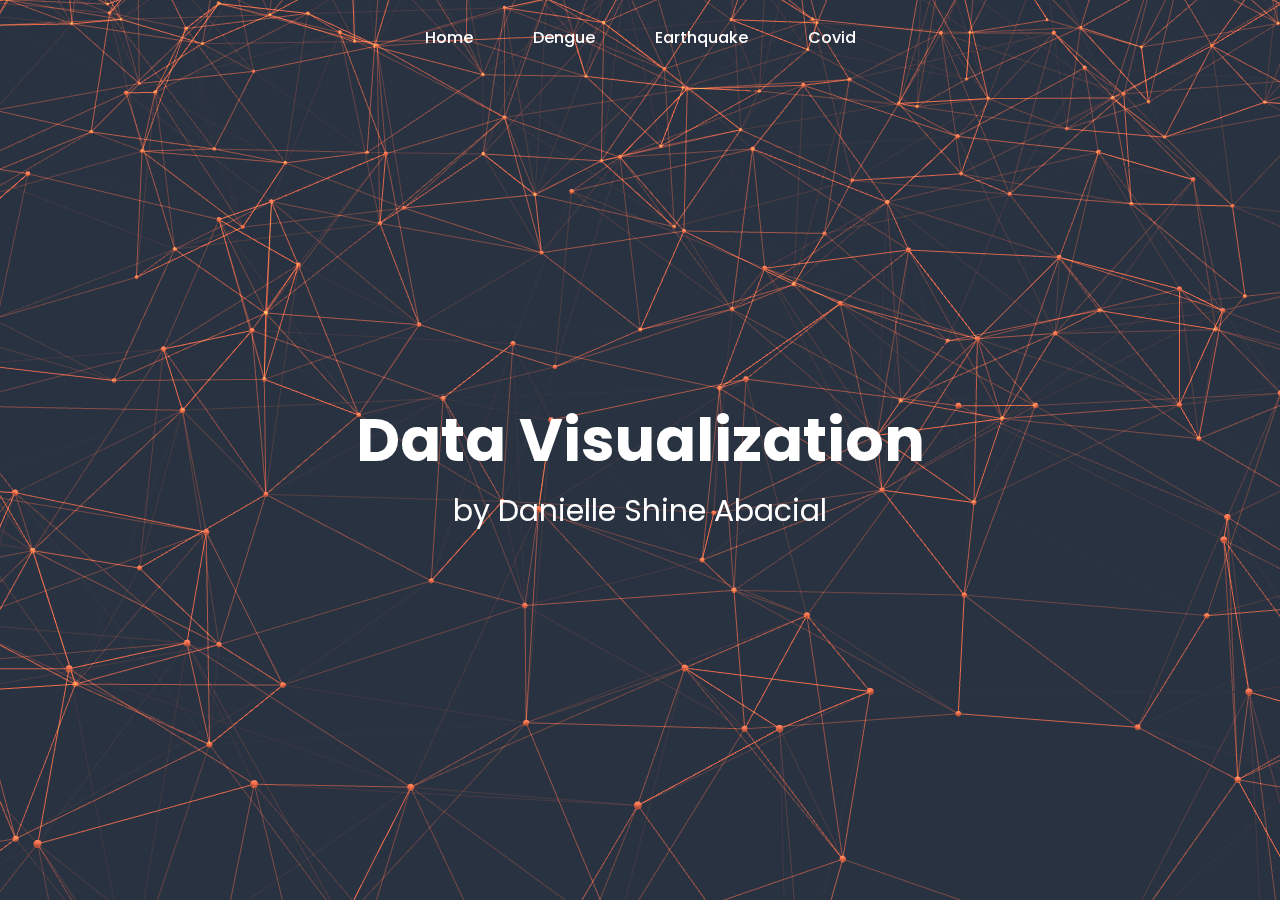
<file: DataViz/index.html>
<!DOCTYPE html>
<html lang="en">
<head>
    <meta charset="UTF-8">
    <meta http-equiv="X-UA-Compatible" content="IE=edge">
    <meta name="viewport" content="width=device-width, initial-scale=1.0">
    <link rel="stylesheet" href="index.css">
    <link rel="stylesheet" href="prism.css">
    <script src="https://ajax.googleapis.com/ajax/libs/jquery/3.6.1/jquery.min.js"></script><!--js query-->
<title>ITD112</title>
</head>


<body>
    <section class="bg" id = "vanta"><!--NAVIGATION BAR-->
        <div class="navbar">
            <div class="element">
                <a href="index.html">Home</a>
            </div>
            <div class="element">
                <a href="dengue.html">Dengue</a>
            </div>
            <div class="element">
                <a href="proj2.html">Earthquake</a>
            </div>
            <div class="element">
                <a href="covid.html">Covid</a>
            </div>
        </div>
        
        <div class="title">
            <h3>Data Visualization</h3>
            <p>by Danielle Shine Abacial</p>
        </div>
    </section>
    
<!-- <canvas id="vanta">
</canvas> -->
    

<script src="three.min.js"></script>
<script src="vanta.net.min.js"></script>
<script>

const name = document.getElementById("vanta");
VANTA.NET({ 
  el: name,
  mouseControls: true,
  touchControls: true,
  gyroControls: false,
  minHeight: 200.00,
  minWidth: 200.00,
  scale: 1.00,
  scaleMobile: 1.00,
  color: 0xee6c4d,
  backgroundColor: 0x293241,
  points: 20.00,
  maxDistance: 26.00,
  spacing: 17.00
})
</script>

</body>
</html>
</file>
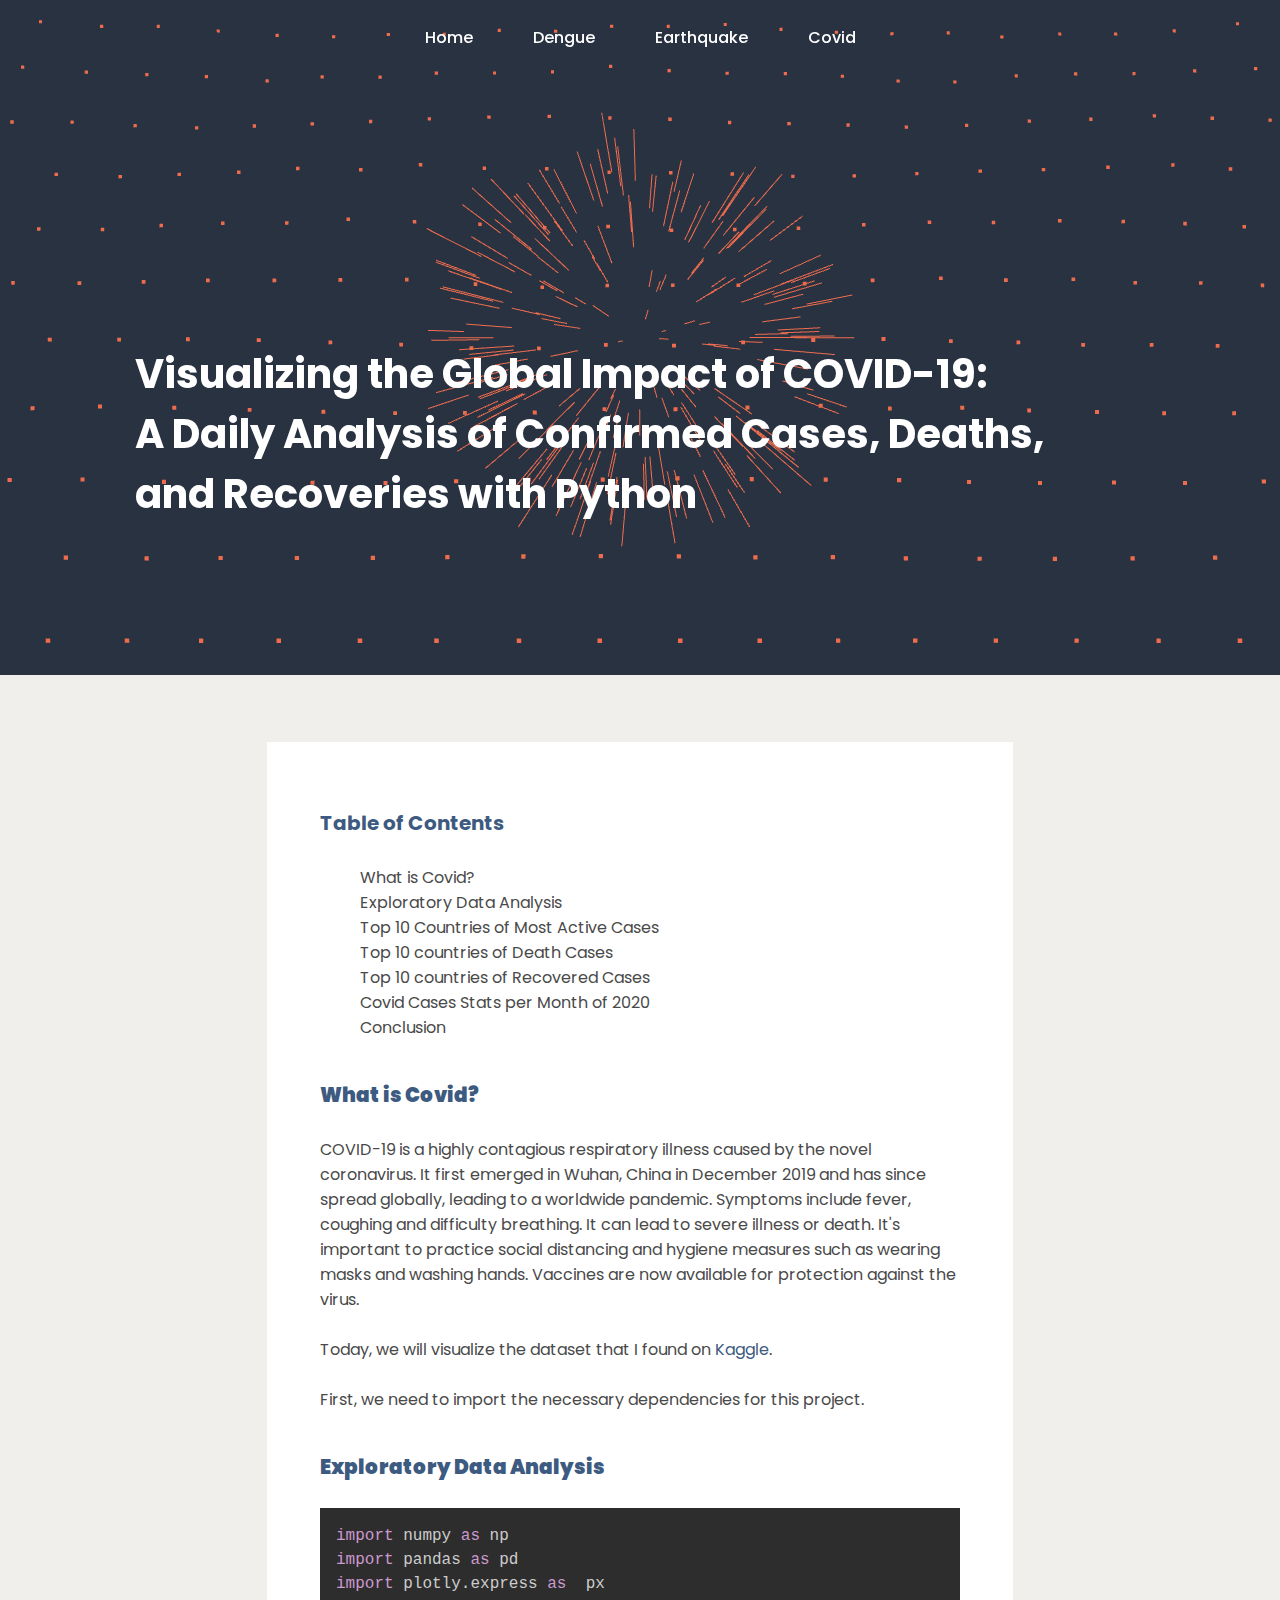
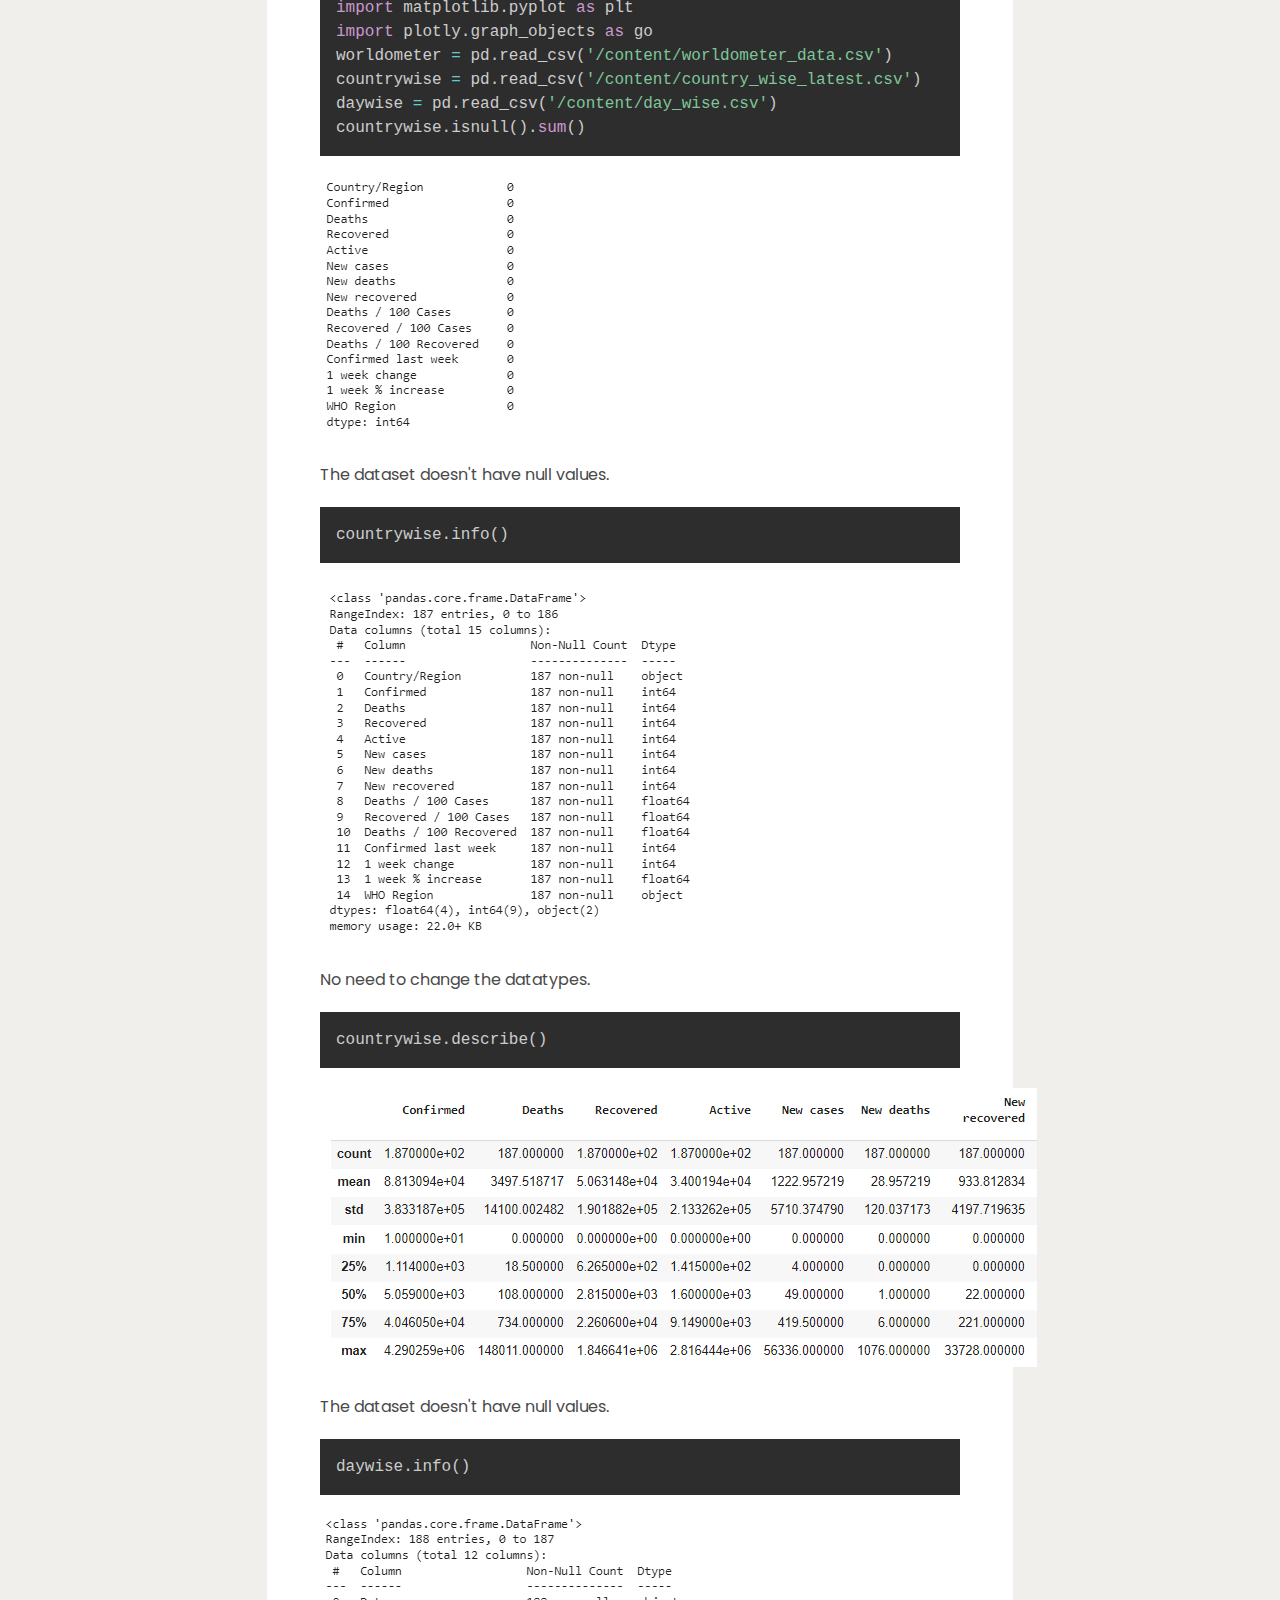
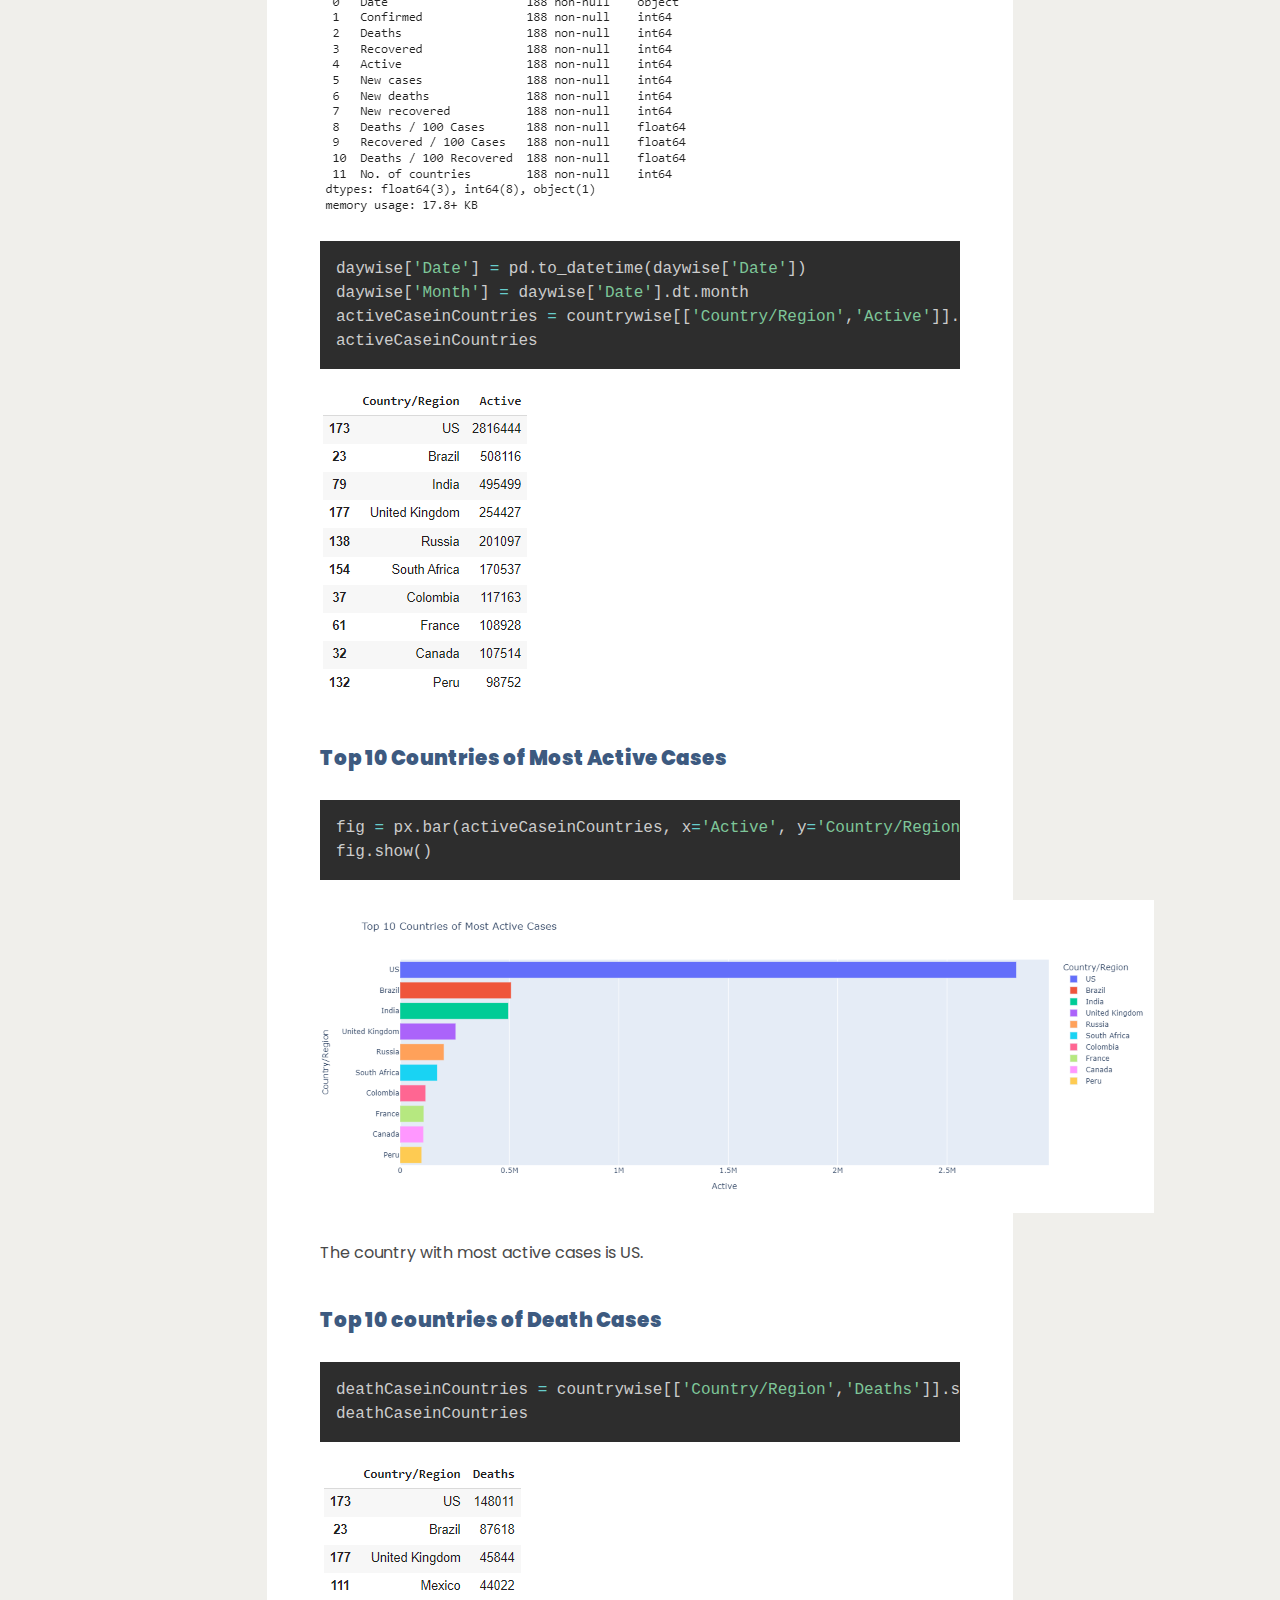
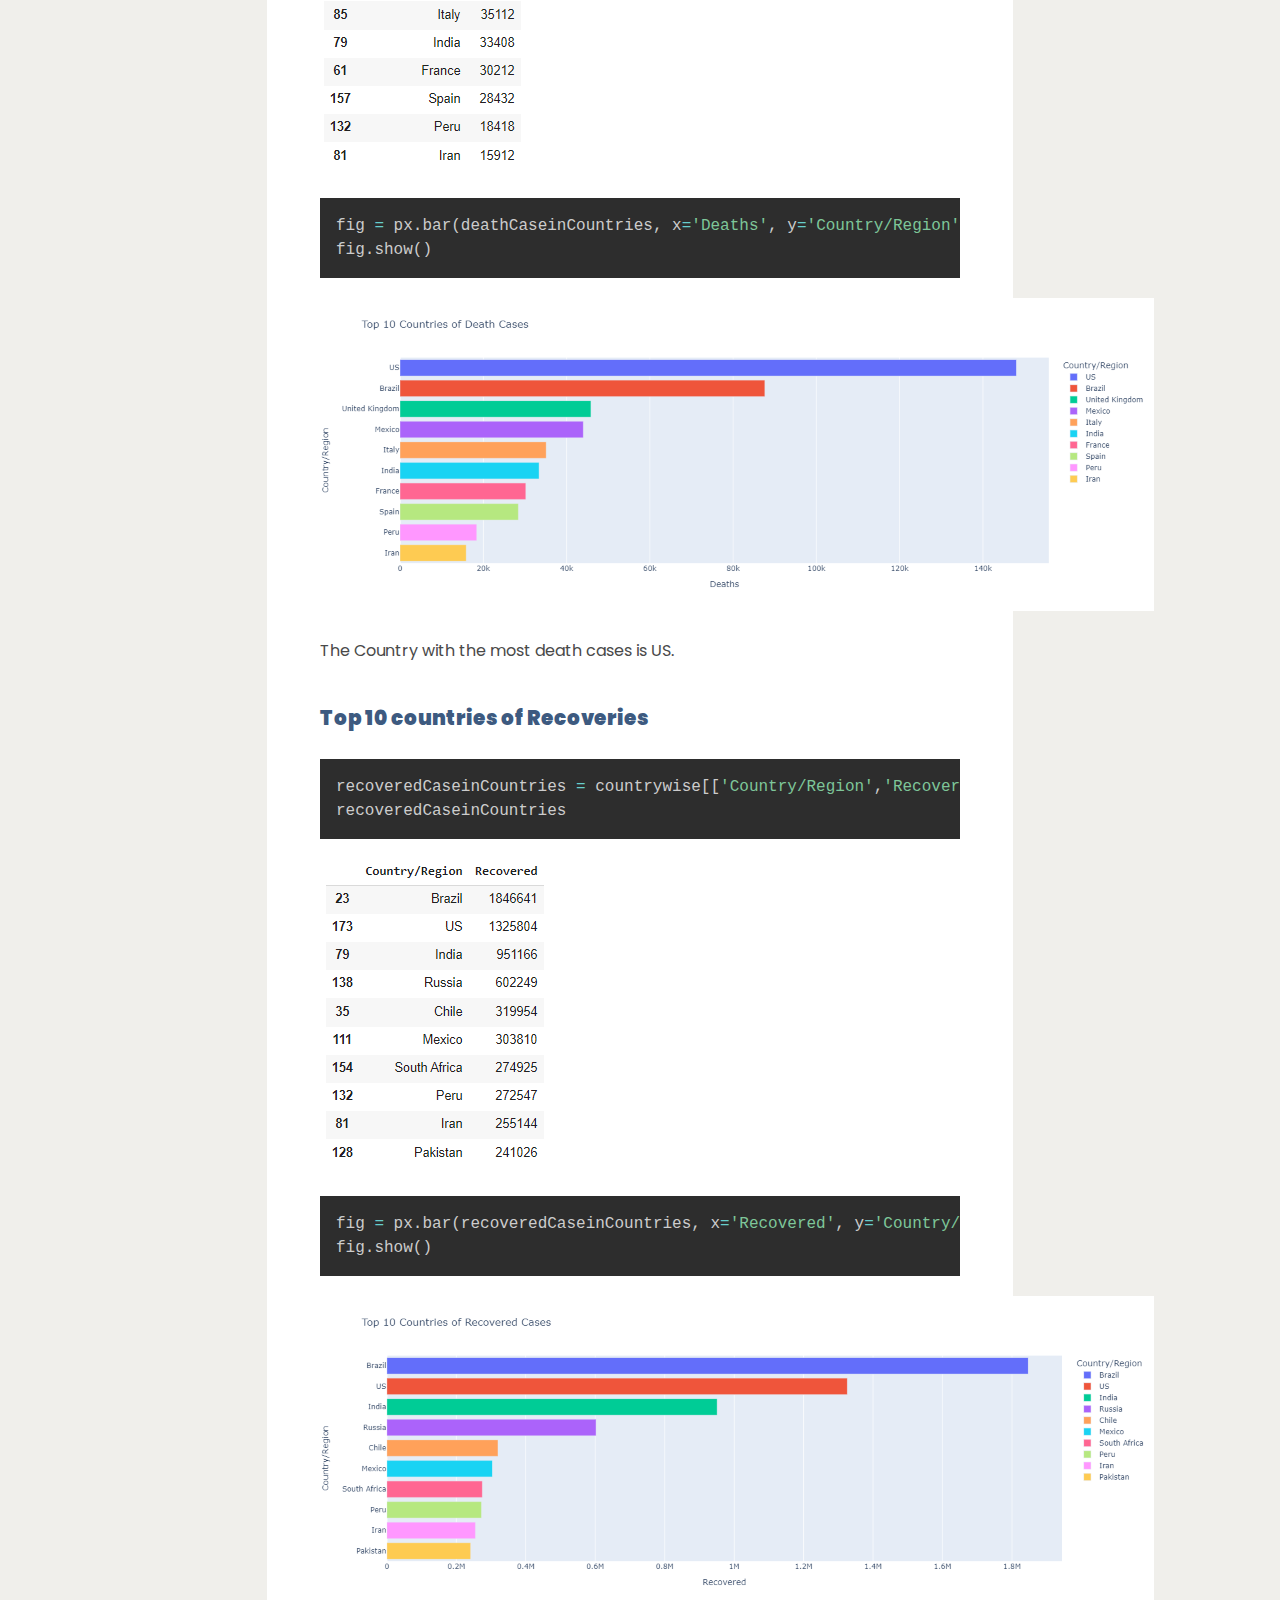
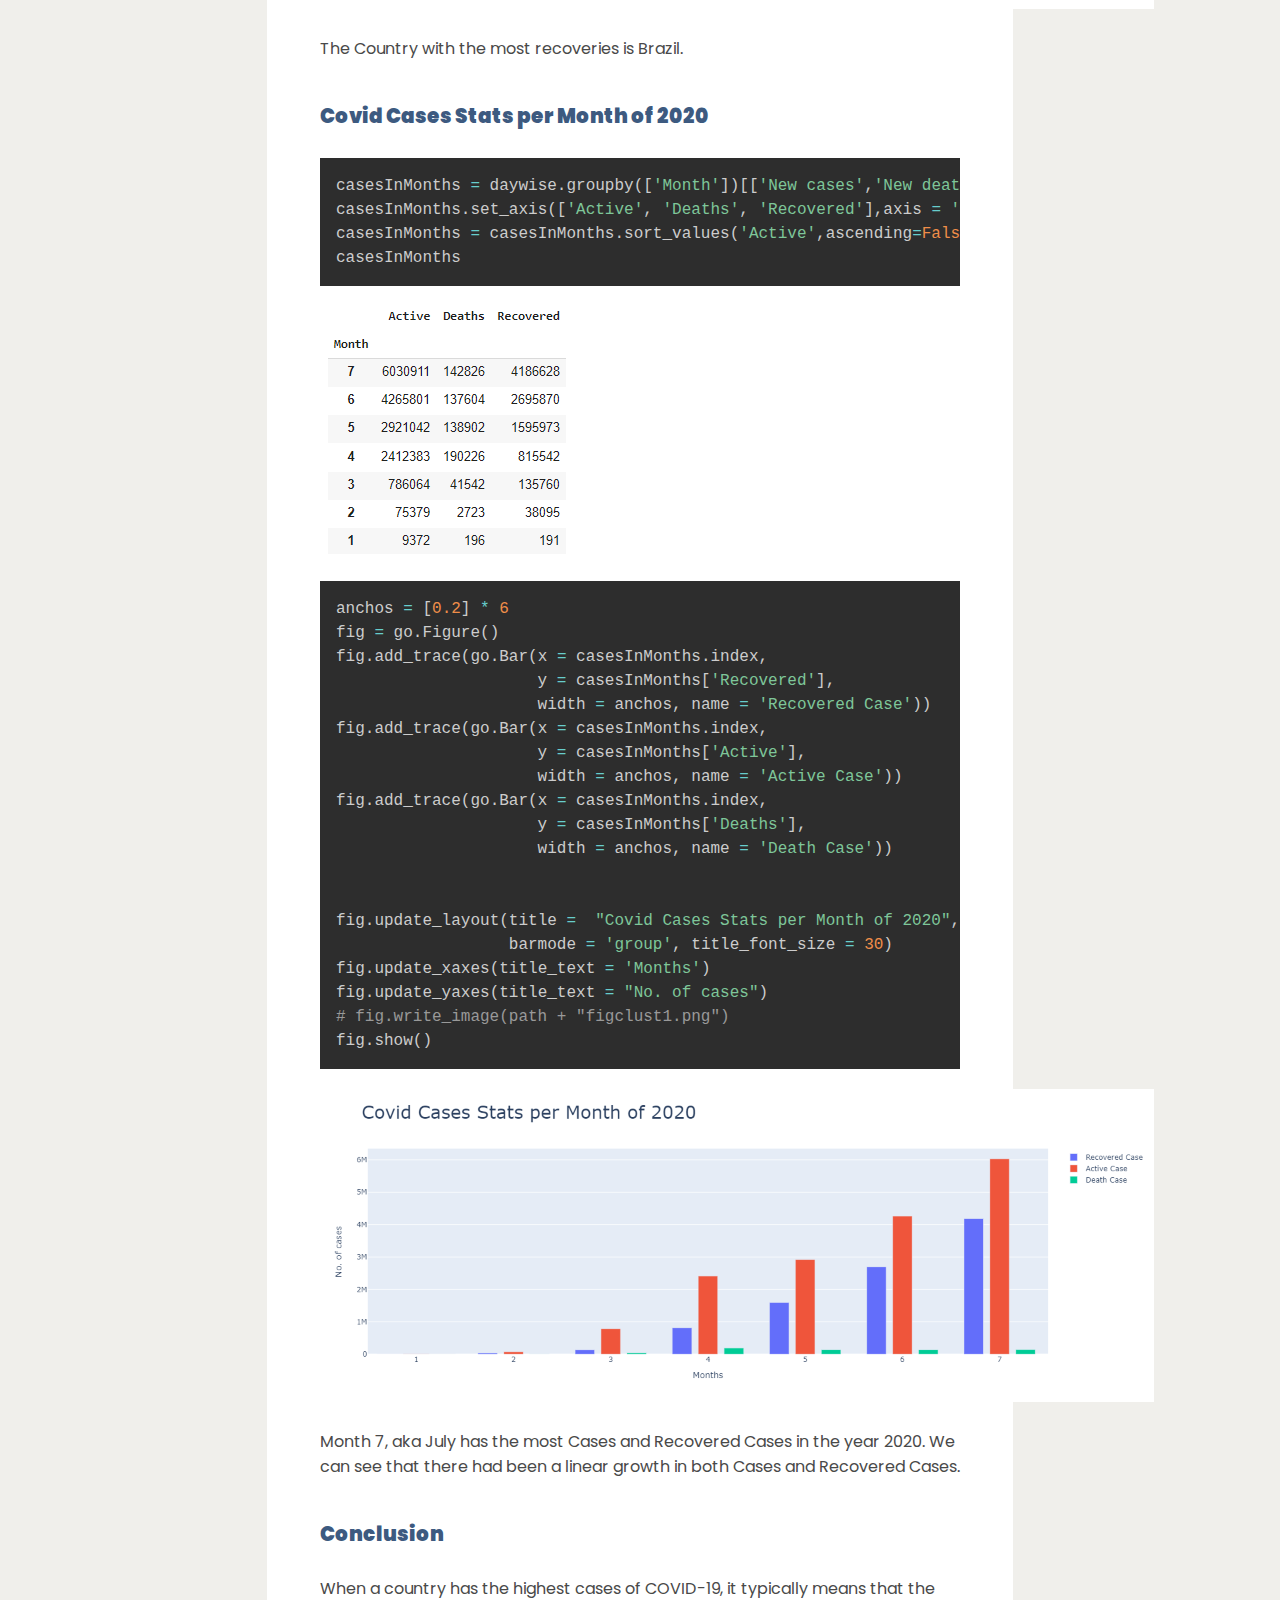
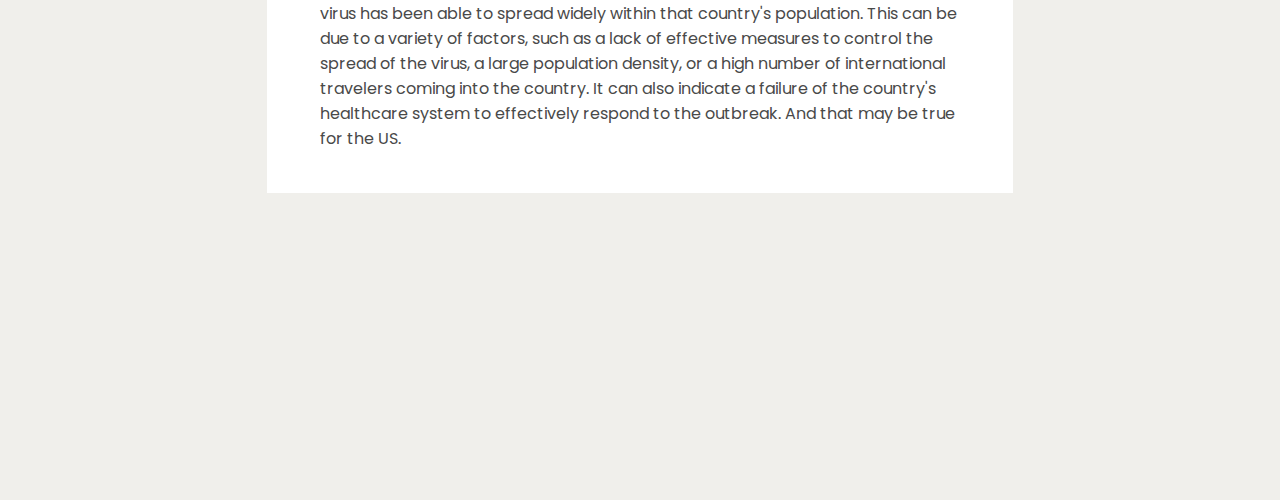
<file: DataViz/covid.html>
<!DOCTYPE html>
<html lang="en">
<head>    
    <meta charset="UTF-8">
    <meta http-equiv="X-UA-Compatible" content="IE=edge">
    <meta name="viewport" content="width=device-width, initial-scale=1.0">
    <link rel="stylesheet" href="covid.css">
    <link rel="stylesheet" href="prism.css">

    <title>Covid-19</title>
</head>
<body>

    <section class="bg" id="vanta"><!--NAVIGATION BAR-->
        <div class="navbar">
            <div class="element">
                <a href="index.html">Home</a>
            </div>
            <div class="element">
                <a href="dengue.html">Dengue</a>
            </div>
            <div class="element">
                <a href="earthquake.html">Earthquake</a>
            </div>
            <div class="element">
                <a href="covid.html">Covid</a>
            </div>
        </div>
        
        <div class="title">
            <h3>Visualizing the Global Impact of COVID-19: <br>A Daily Analysis of Confirmed Cases, Deaths, and Recoveries with Python</h3>
            
        </div>
    </section>

    <button onclick="topFunction()" id="myBtn" title="Go to top">Top</button>

    
    <div class="whole">

        <div class="contents">
            <h6>Table of Contents</h6>
            <ul>
              <li><a href="#section1">What is Covid?</a></li>
              <li><a href="#section2">Exploratory Data Analysis</a></li>
              <li><a href="#section3">Top 10 Countries of Most Active Cases</a></li>
              <li><a href="#section4">Top 10 countries of Death Cases</a></li>
              <li><a href="#section5">Top 10 countries of Recovered Cases</a></li>
              <li><a href="#section7">Covid Cases Stats per Month of 2020</a></li>
              <li><a href="#section9">Conclusion</a></li>
            </ul>
        </div>
        
        <div>
            <h6 id="section1">
                <strong>What is Covid?</strong>
            </h6>
        </div>

        <div class="introduction">
            <p>
                COVID-19 is a highly contagious respiratory illness caused by the novel coronavirus. 
                It first emerged in Wuhan, China in December 2019 and has since spread globally, 
                leading to a worldwide pandemic. Symptoms include fever, coughing and difficulty breathing. 
                It can lead to severe illness or death. It's important to practice social distancing and hygiene 
                measures such as wearing masks and washing hands.
                Vaccines are now available for protection against the virus.<br> <br>

                Today, we will visualize the dataset that I found on <a href="https://www.kaggle.com/datasets/imdevskp/corona-virus-report">Kaggle</a>. <br><br>

                First, we need to import the necessary dependencies for this project.
            
            </p>
        </div>

        <div>
            <h6 id="section2">
                <strong>Exploratory Data Analysis</strong>
            </h6>
        </div>

        <div class="code">
            <pre><code class="language-python">
                import numpy as np
                import pandas as pd
                import plotly.express as  px
                import matplotlib.pyplot as plt
                import plotly.graph_objects as go
                worldometer = pd.read_csv('/content/worldometer_data.csv')
                countrywise = pd.read_csv('/content/country_wise_latest.csv')
                daywise = pd.read_csv('/content/day_wise.csv')
                countrywise.isnull().sum()
            </code></pre>
        </div>

        <div class="image">
            <img src="img/24.png" alt="">
        </div>

        <p>
            The dataset doesn't have null values.
        </p>

        <div class="code">
            <pre><code class="language-python">
                countrywise.info()
            </code></pre>
        </div>

        <div class="image">
            <img src="img/26.png" alt="">
        </div>

        <p>
            No need to change the datatypes.
        </p>

        <div class="code">
            <pre><code class="language-python">
                countrywise.describe()
            </code></pre>
        </div>

        <div class="image">
            <img src="img/25.png" alt="">
        </div>

        <p>
            The dataset doesn't have null values.
        </p>





        <div class="code">
            <pre><code class="language-python">
                daywise.info()
            </code></pre>
        </div>

        <div class="image">
            <img src="img/27.png" alt="">
        </div>

        <div>
            <pre><code class="language-python">
                daywise['Date'] = pd.to_datetime(daywise['Date'])
                daywise['Month'] = daywise['Date'].dt.month
                activeCaseinCountries = countrywise[['Country/Region','Active']].sort_values(by=['Active'],ascending=False).head(10)
                activeCaseinCountries
            </code></pre>
        </div>


        <div class="image">
            <img src="img/28.png" alt="">
        </div>

        <div>
            <h6 id="section3">
                <strong>Top 10 Countries of Most Active Cases</strong>
            </h6>
        </div>

        <div>
            <pre><code class="language-python">
                fig = px.bar(activeCaseinCountries, x='Active', y='Country/Region',color='Country/Region', title='Top 10 Countries of Most Active Cases')
                fig.show()
            </code></pre>
        </div>

        <div class="image">
            <img src="img/29.png" alt="">
        </div>


        <p>
            The country with most active cases is US.
        </p>






        <div>
            <h6 id="section4">
                <strong>Top 10 countries of Death Cases</strong>
            </h6>
        </div>


        
        <div>
            <pre><code class="language-python">
                deathCaseinCountries = countrywise[['Country/Region','Deaths']].sort_values(by=['Deaths'],ascending=False).head(10)
                deathCaseinCountries
            </code></pre>
        </div>
        

        <div class="image">
            <img src="img/30.png" alt="">
        </div>


        <div>
            <pre><code class="language-python">
                fig = px.bar(deathCaseinCountries, x='Deaths', y='Country/Region',color='Country/Region', title='Top 10 Countries of Death Cases')
                fig.show()
            </code></pre>
        </div>

        <div class="image">
            <img src="img/31.png" alt="">
        </div>

        <p>The Country with the most death cases is US.</p>


        <div>
            <h6 id="section5">
                <strong>Top 10 countries of Recoveries</strong>
            </h6>
        </div>
        <div>
            <pre><code class="language-python">
                recoveredCaseinCountries = countrywise[['Country/Region','Recovered']].sort_values(by=['Recovered'],ascending=False).head(10)
                recoveredCaseinCountries
            </code></pre>
        </div>
        <div class="image">
            <img src="img/32.png" alt="">
        </div>
        

        <div>
            <pre><code class="language-python">
                fig = px.bar(recoveredCaseinCountries, x='Recovered', y='Country/Region',color='Country/Region', title='Top 10 Countries of Recovered Cases')
                fig.show()
            </code></pre>
        </div>

        <div class="image">
            <img src="img/33.png" alt="">
        </div>
        <p>The Country with the most recoveries is Brazil.</p>





        <div>
            <h6 id="section7">
                <strong>Covid Cases Stats per Month of 2020</strong>
            </h6>
        </div>
        <div>
            <pre><code class="language-python">
                casesInMonths = daywise.groupby(['Month'])[['New cases','New deaths','New recovered']].sum()
                casesInMonths.set_axis(['Active', 'Deaths', 'Recovered'],axis = 'columns',inplace=True)
                casesInMonths = casesInMonths.sort_values('Active',ascending=False)
                casesInMonths
            </code></pre>
        </div>

        <div class="image">
            <img src="img/34.png" alt="">
        </div>
        <div>
            <pre><code class="language-python">
                anchos = [0.2] * 6
                fig = go.Figure()
                fig.add_trace(go.Bar(x = casesInMonths.index,
                                     y = casesInMonths['Recovered'], 
                                     width = anchos, name = 'Recovered Case'))
                fig.add_trace(go.Bar(x = casesInMonths.index,
                                     y = casesInMonths['Active'], 
                                     width = anchos, name = 'Active Case'))
                fig.add_trace(go.Bar(x = casesInMonths.index,
                                     y = casesInMonths['Deaths'], 
                                     width = anchos, name = 'Death Case'))
                
                
                fig.update_layout(title =  "Covid Cases Stats per Month of 2020",
                                  barmode = 'group', title_font_size = 30)
                fig.update_xaxes(title_text = 'Months')
                fig.update_yaxes(title_text = "No. of cases")
                # fig.write_image(path + "figclust1.png")
                fig.show()
            </code></pre>
        </div>

        <div class="image">
            <img src="img/35.png" alt="">
        </div>
        <p>
            Month 7, aka July has the most Cases and Recovered Cases in the year 2020. We can see that
            there had been a linear growth in both Cases and Recovered Cases.
        </p>

        <div>
            <h6 id="section9">
                <strong>Conclusion</strong>
            </h6>
        </div>
        <p>
            When a country has the highest cases of COVID-19, it typically means that the virus has
            been able to spread widely within that country's population. This can be due to a variety
            of factors, such as a lack of effective measures to control the spread of the virus, a large
            population density, or a high number of international travelers coming into the country.
            It can also indicate a failure of the country's
            healthcare system to effectively respond to the outbreak. And that may be true for the US.
        </p>


    </div>



    <script src="prism.js"></script>
    <script src="script.js"></script>



    <script src="covid.min.js"></script>
    <script src="vanta.dots.min.js"></script>
    <script>
    const name = document.getElementById("vanta");     
    VANTA.DOTS({
      el: name,
      mouseControls: true,
      touchControls: true,
      gyroControls: false,
      minHeight: 200.00,
      minWidth: 200.00,
      scale: 1.00,
      scaleMobile: 1.00,
      color: 0xee6c4d,
      color2: 0xee6c4d,
      backgroundColor: 0x293241,
      size: 4.50,
      spacing: 38.00
    })
    </script>


    
</body>
</html>
</file>
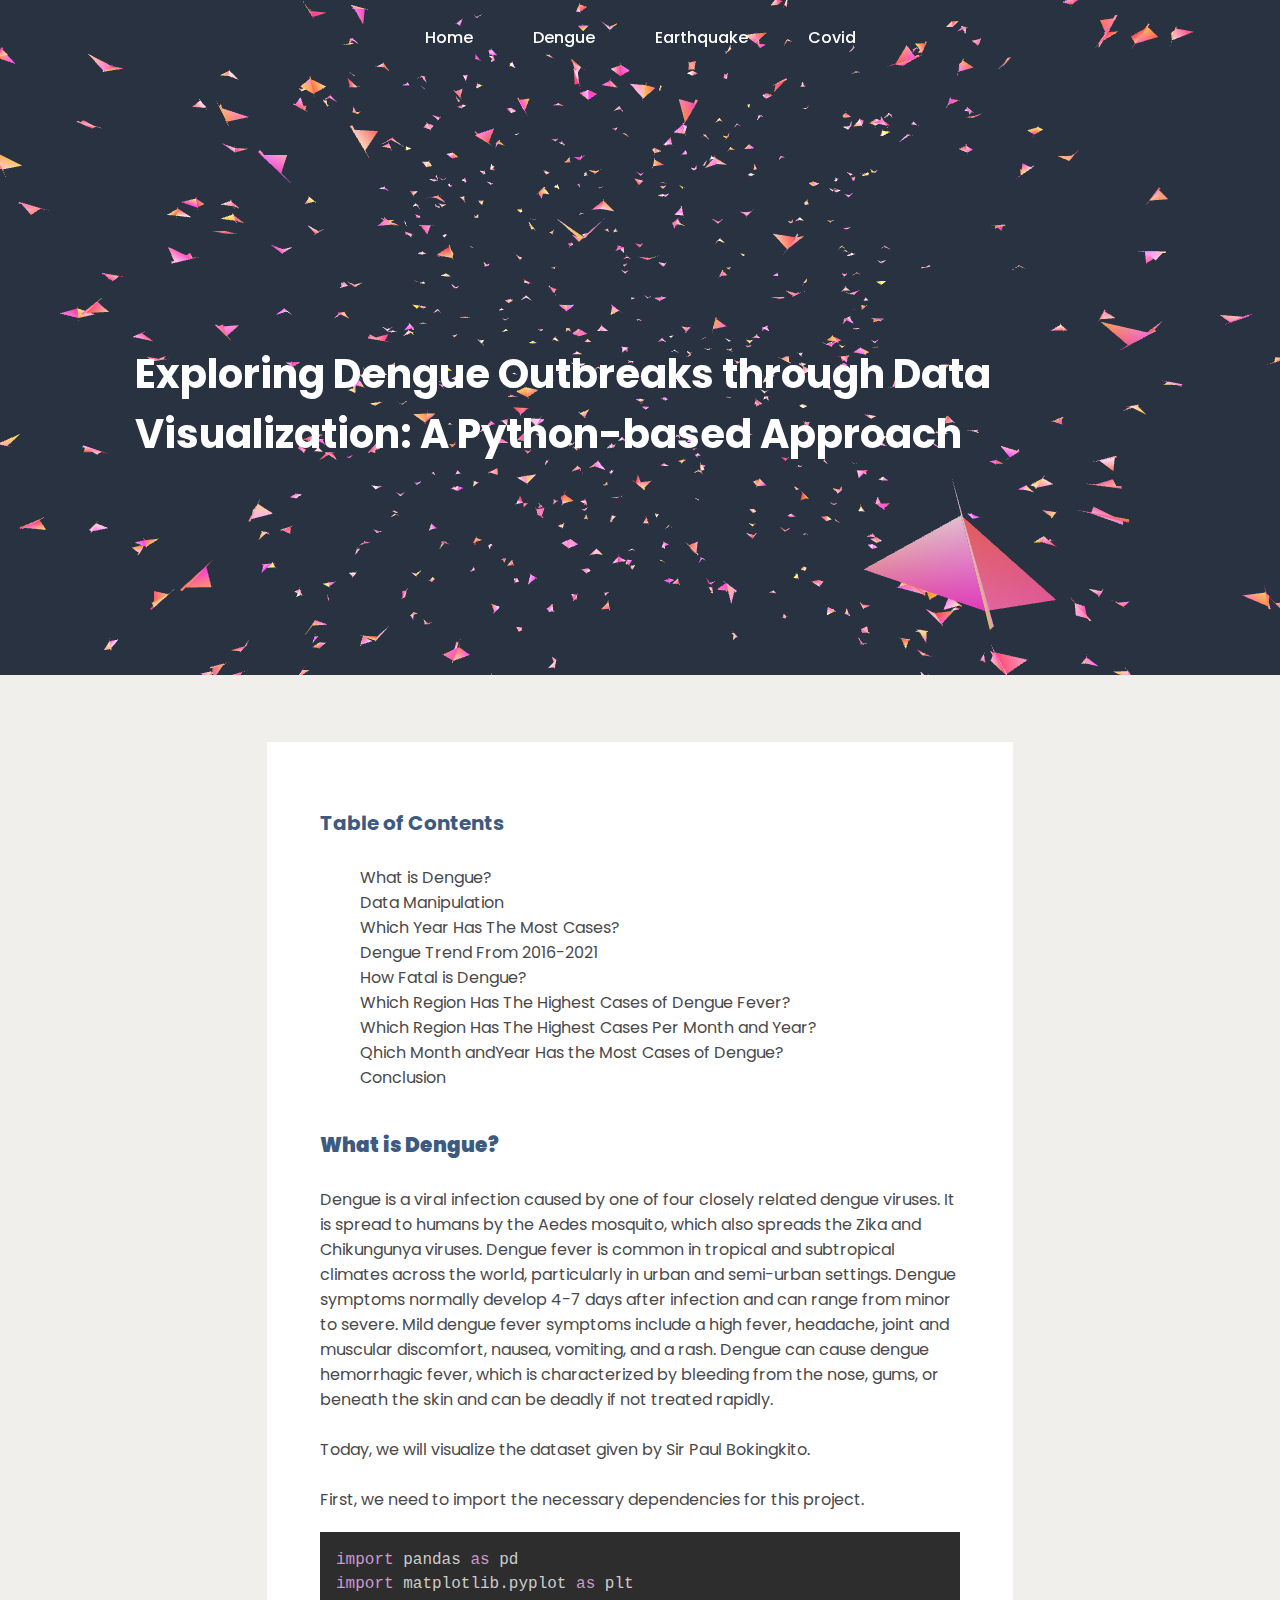
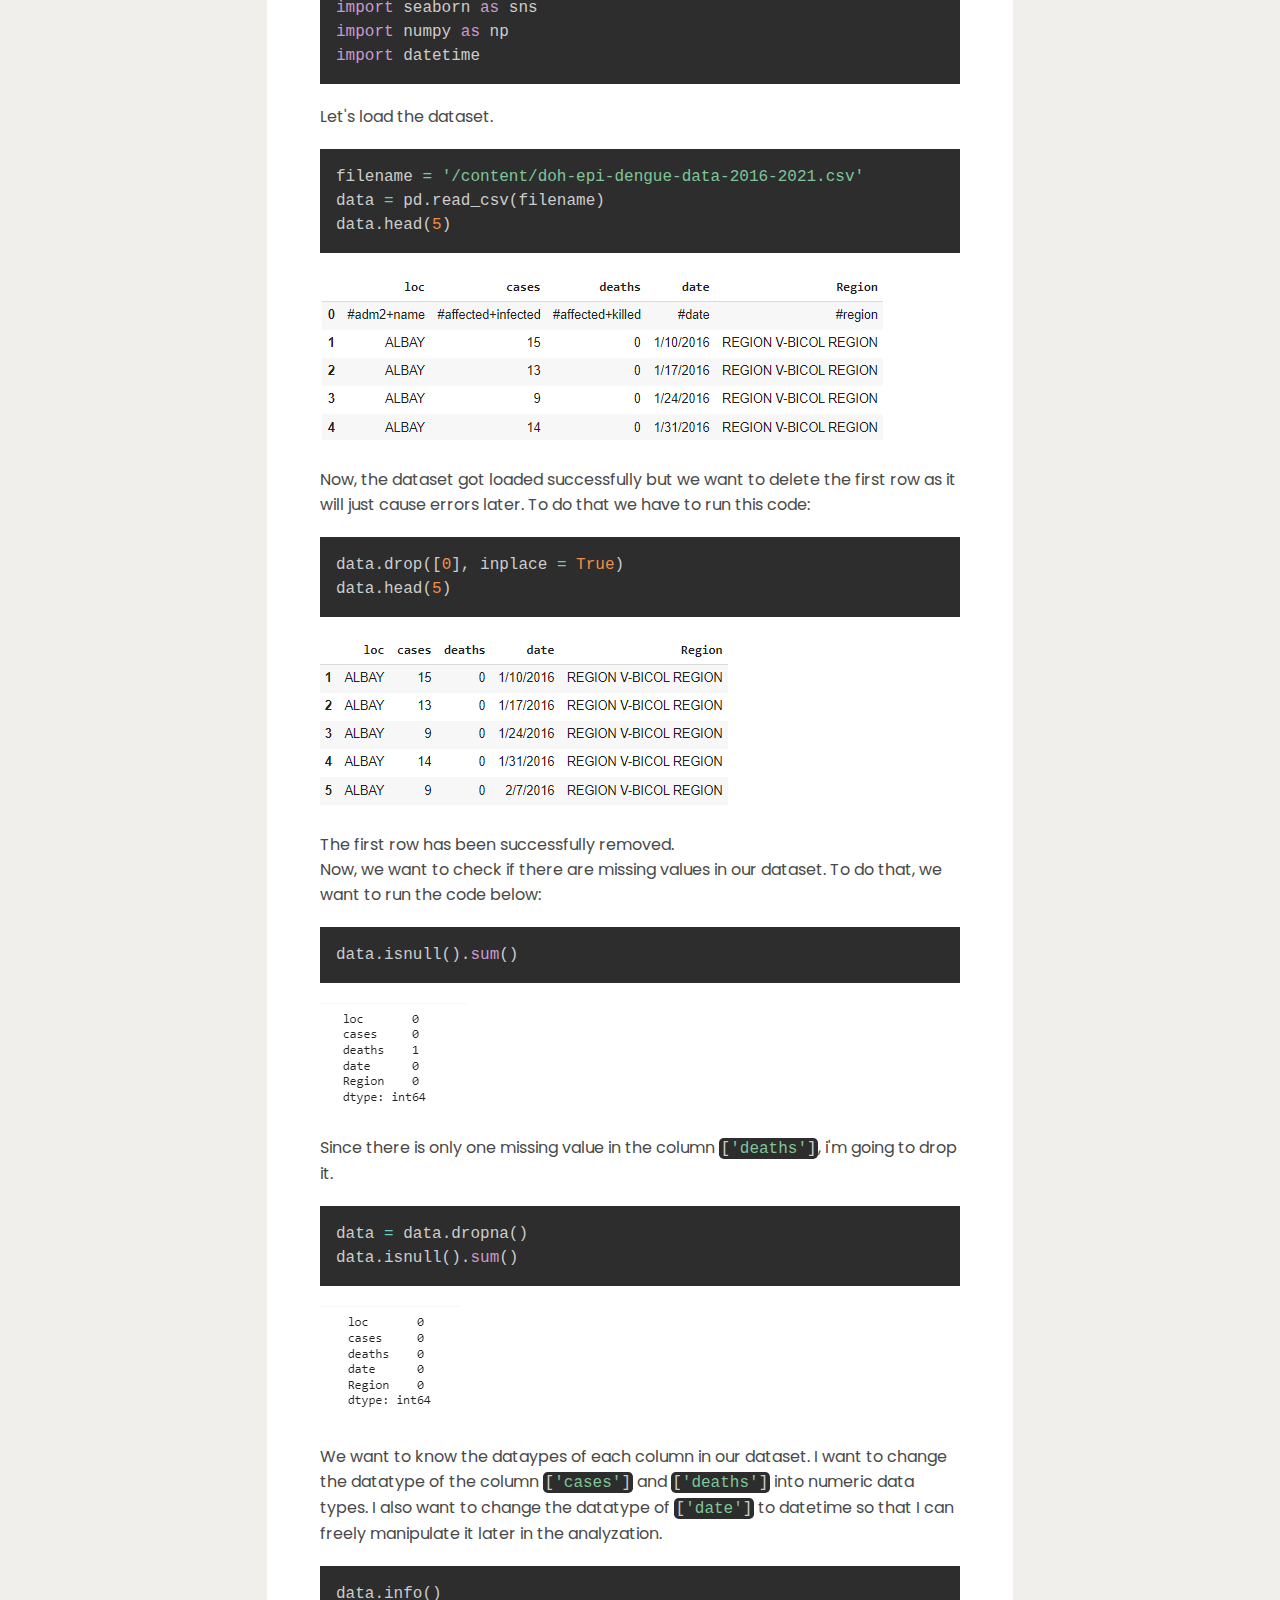
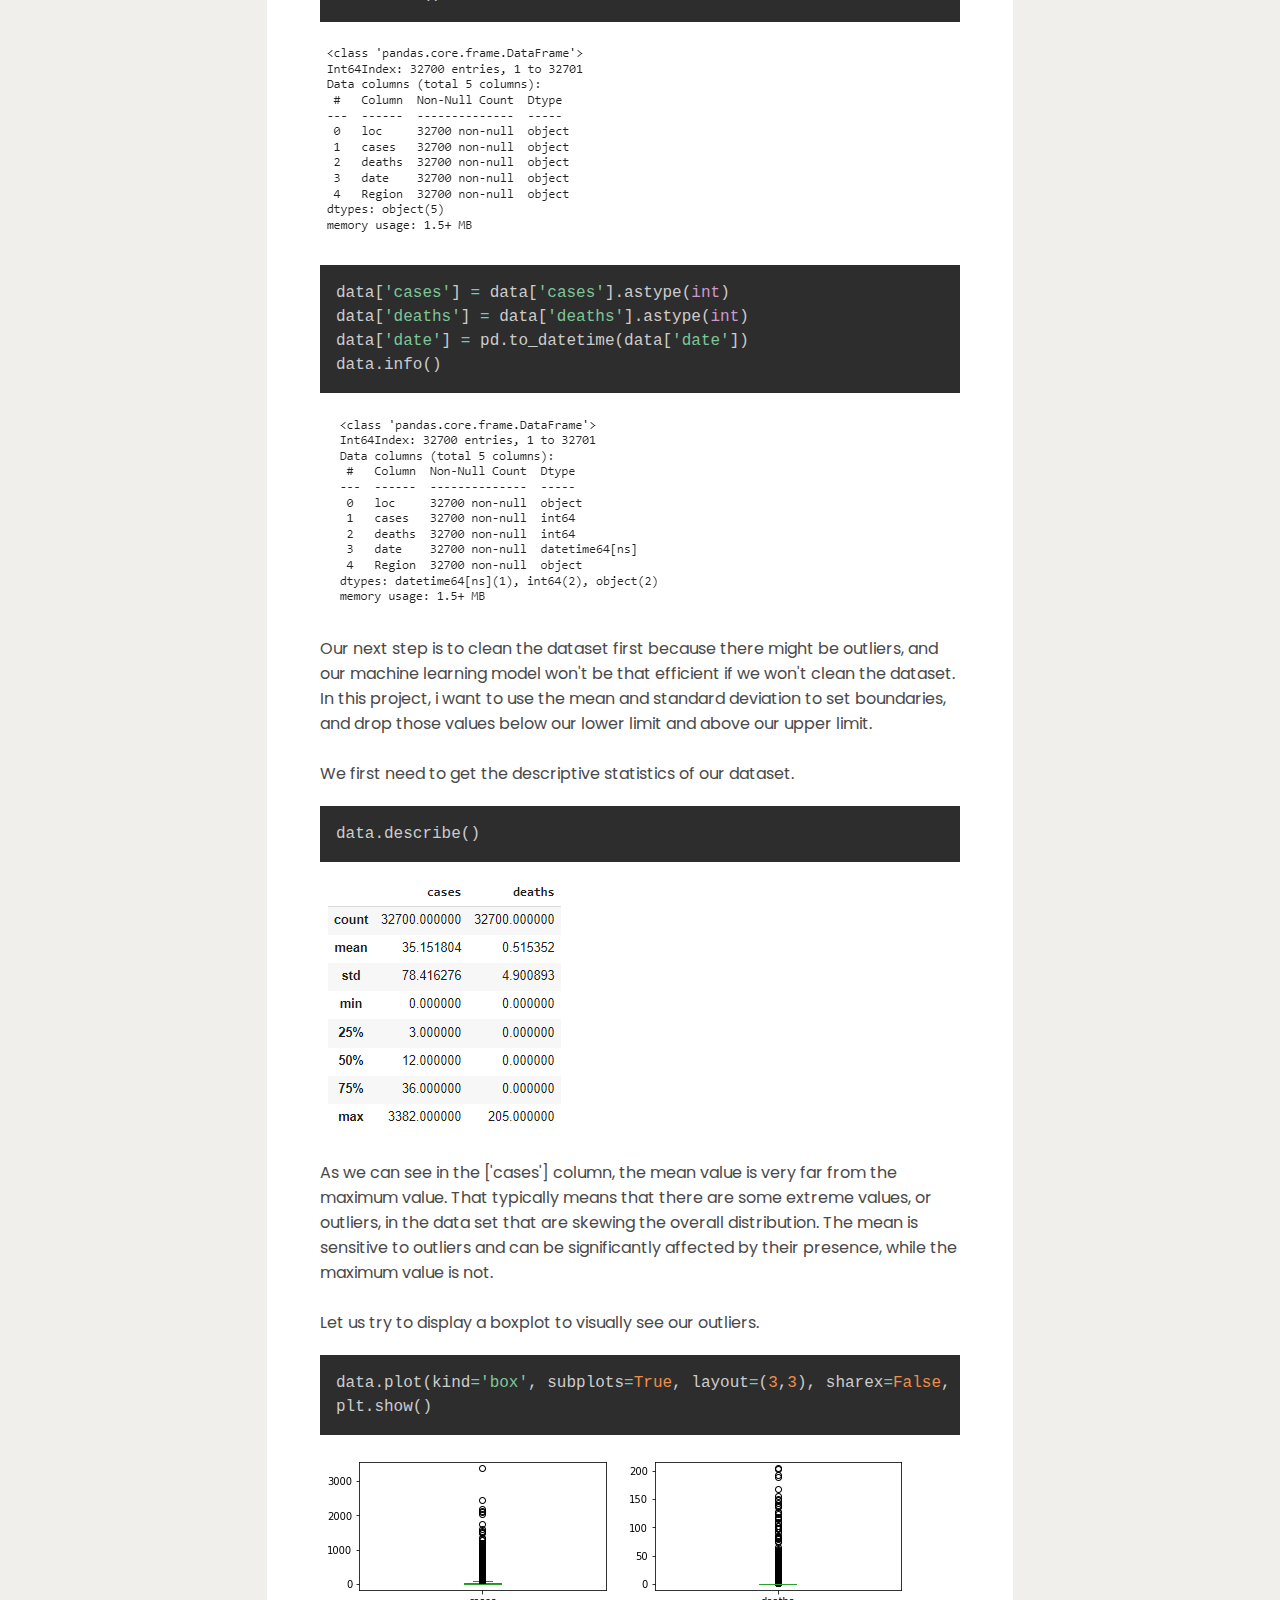
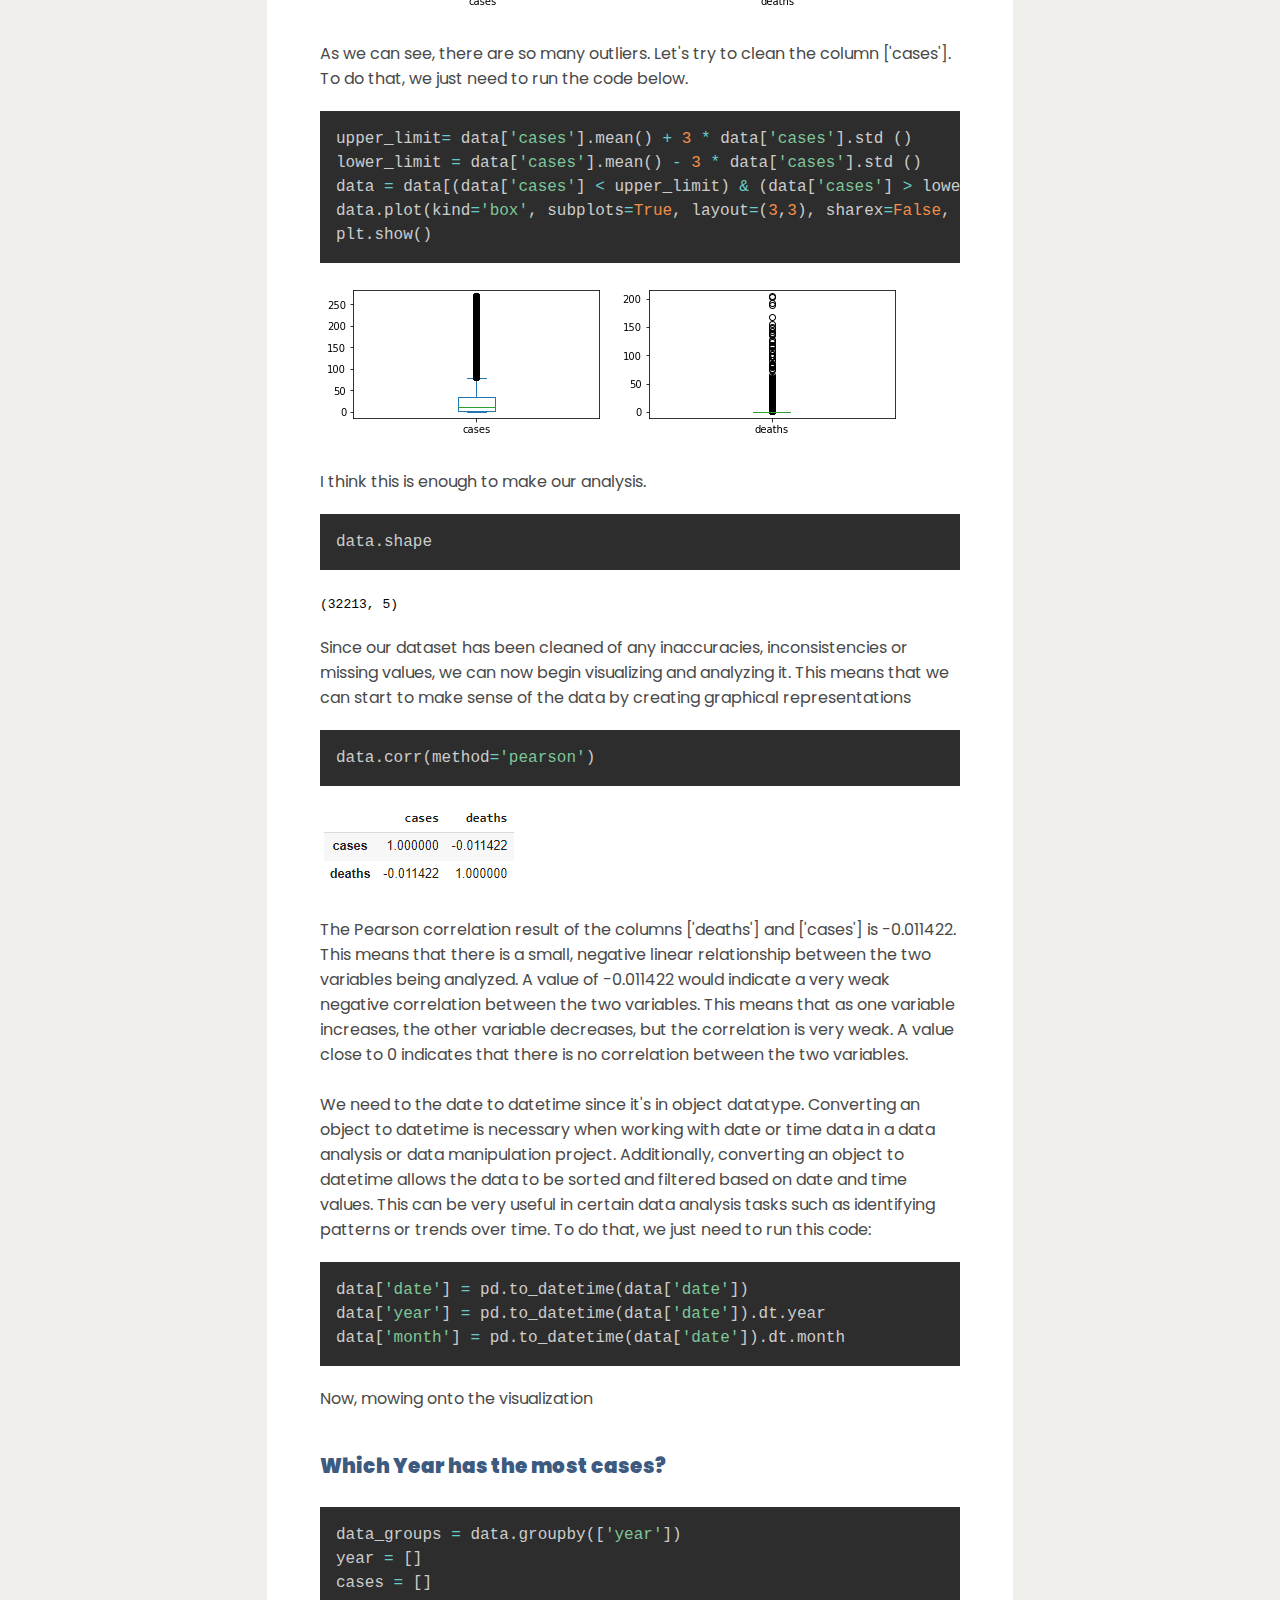
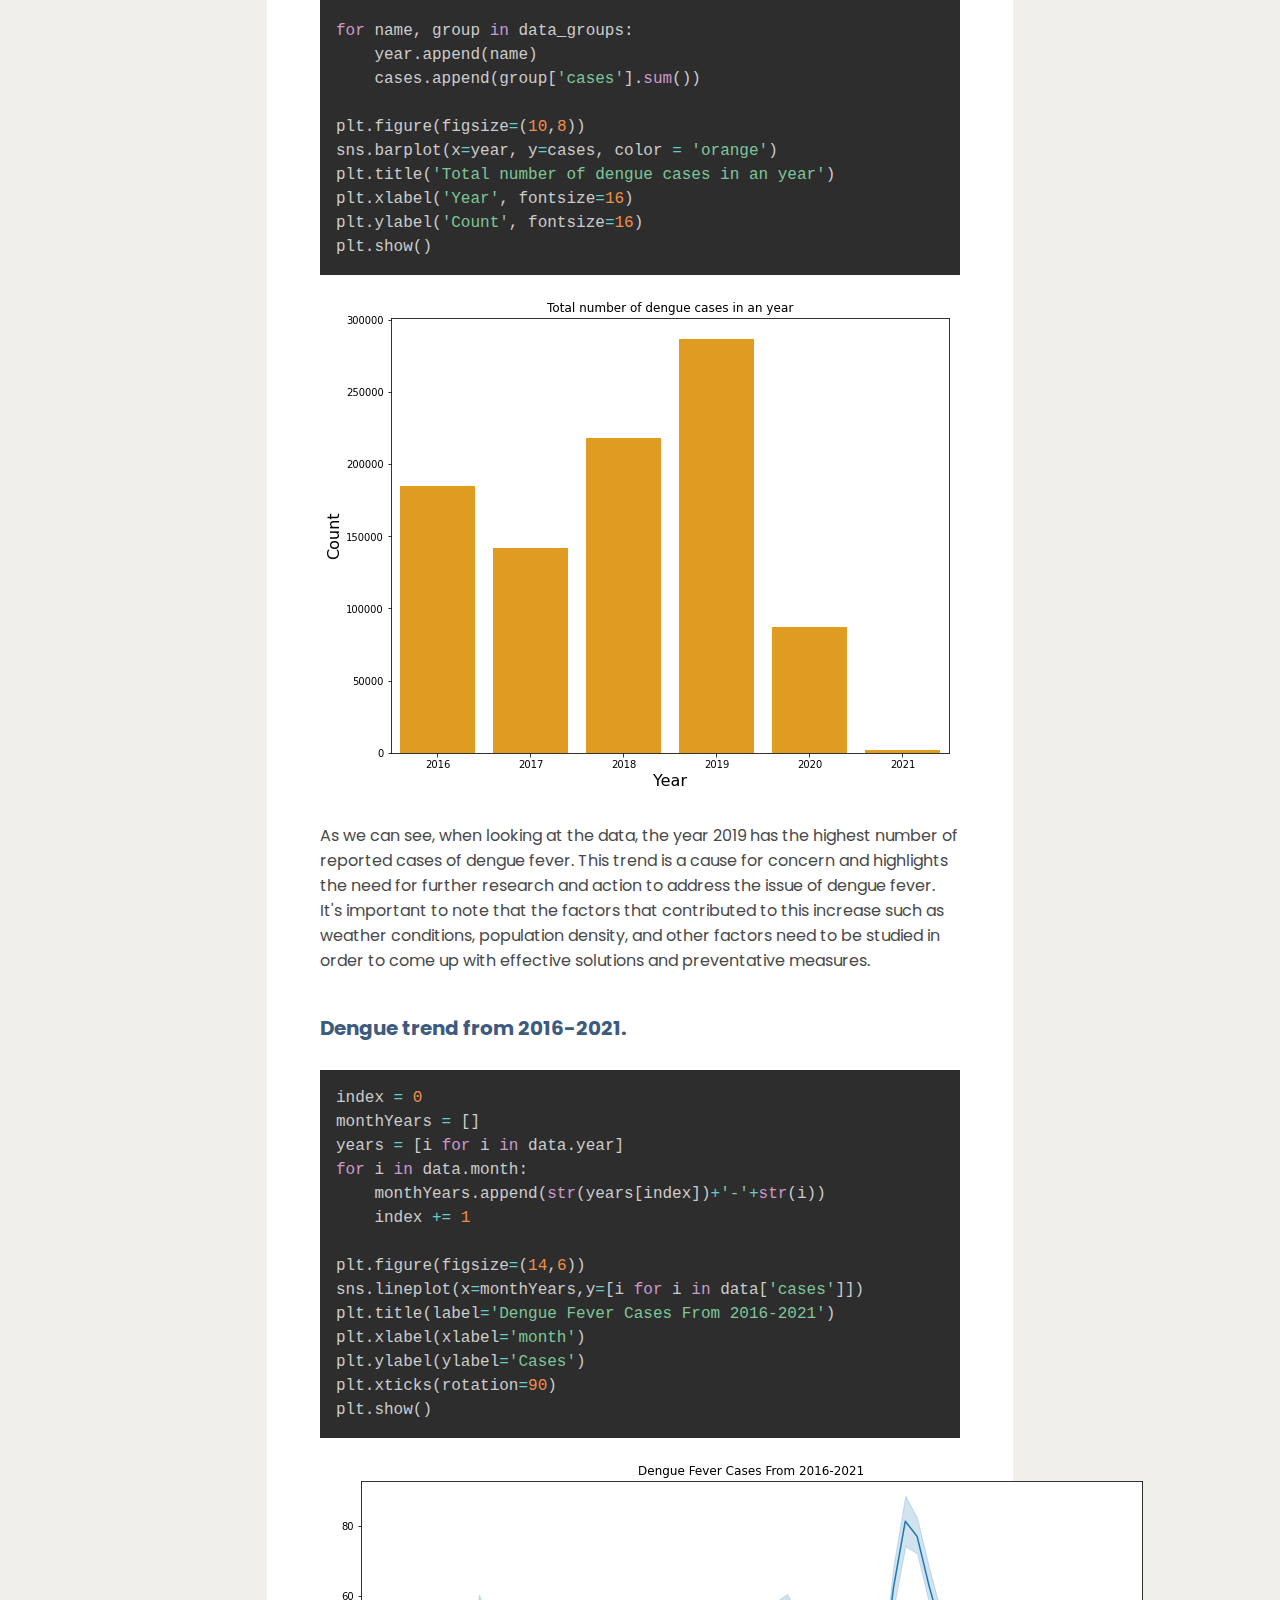
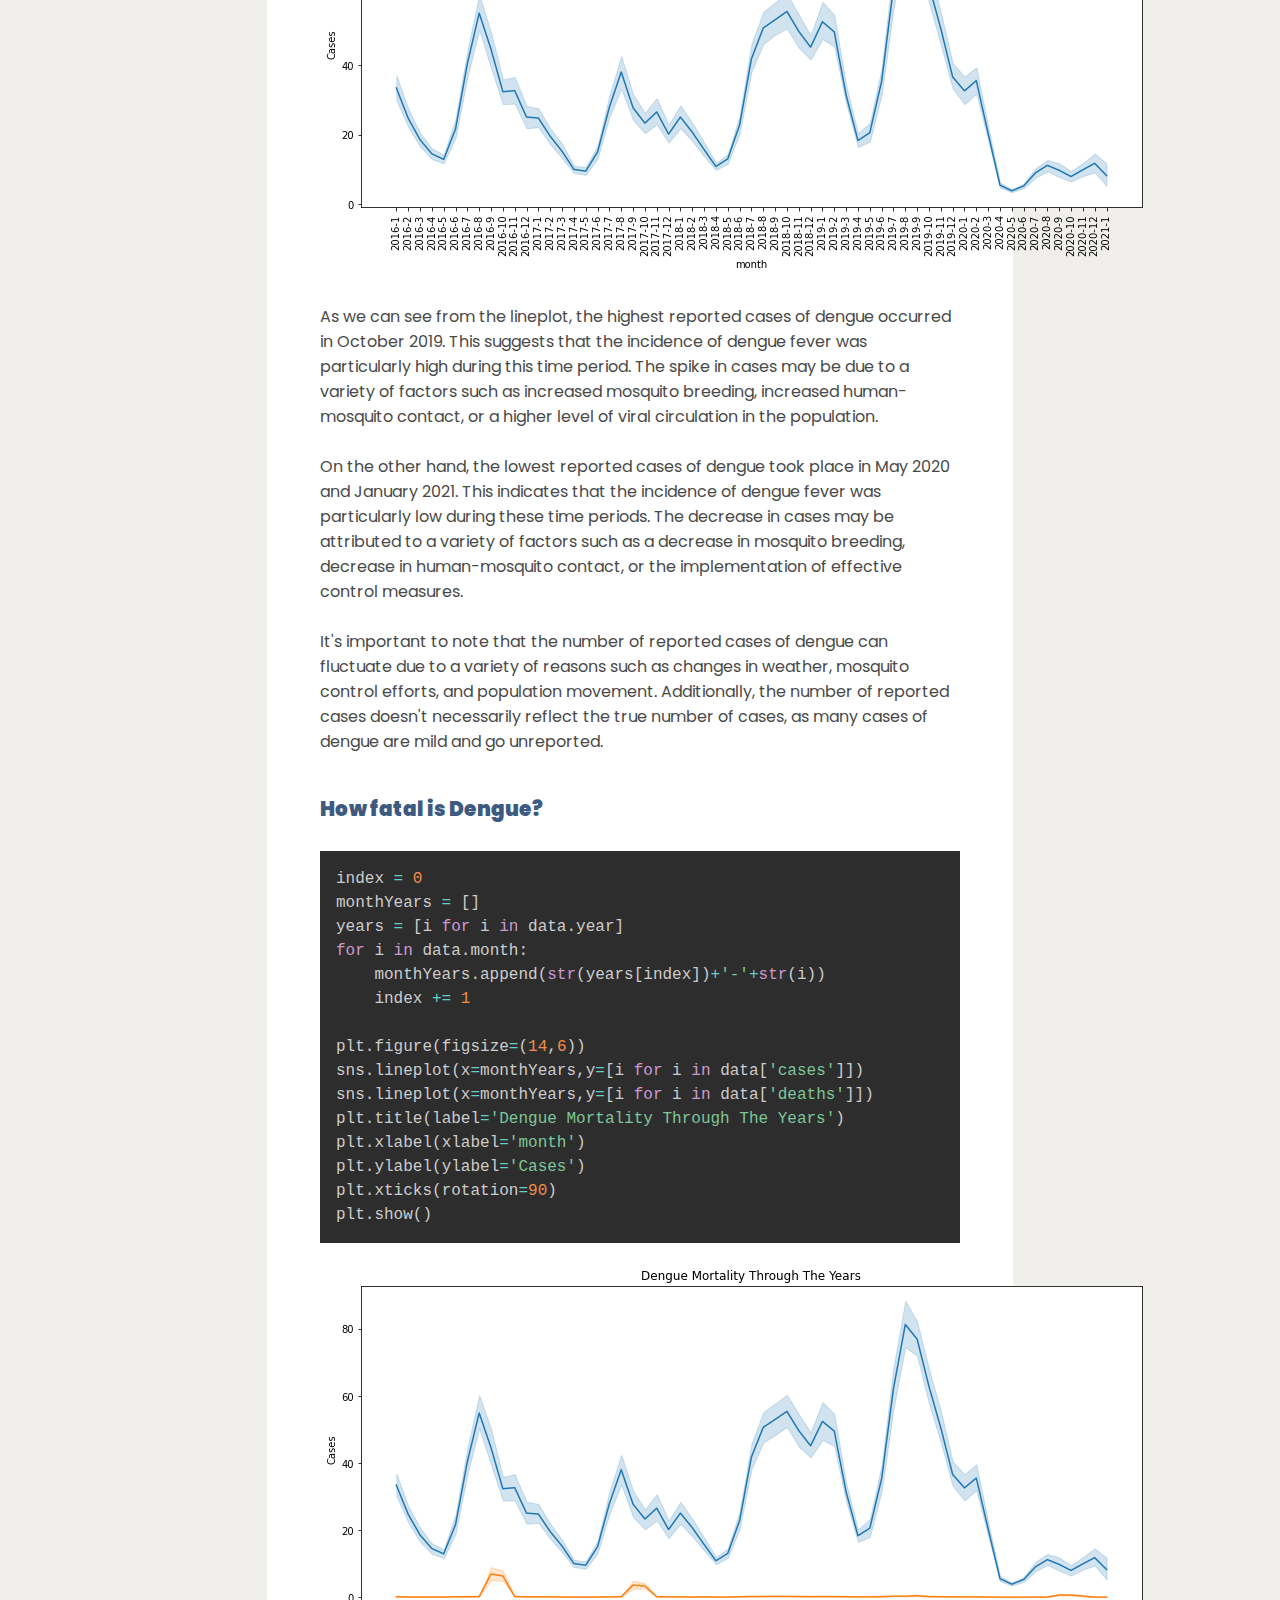
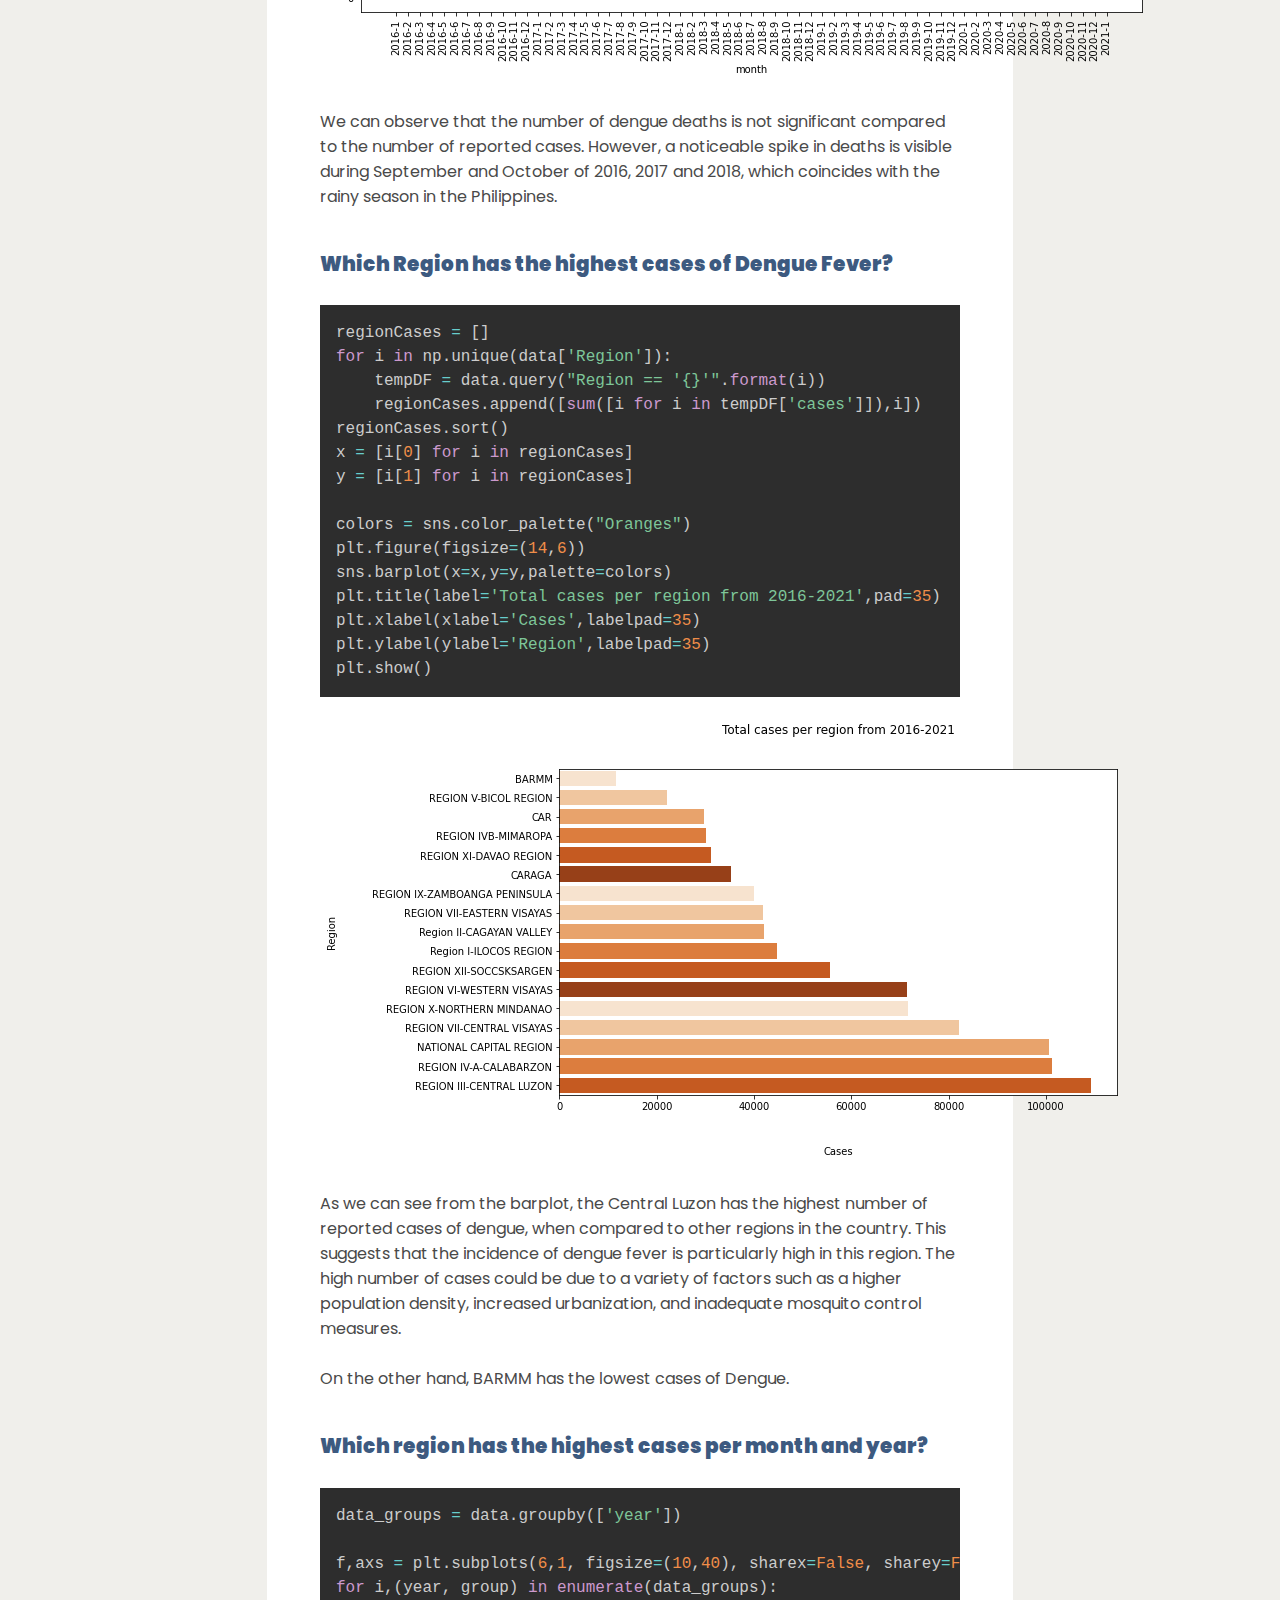
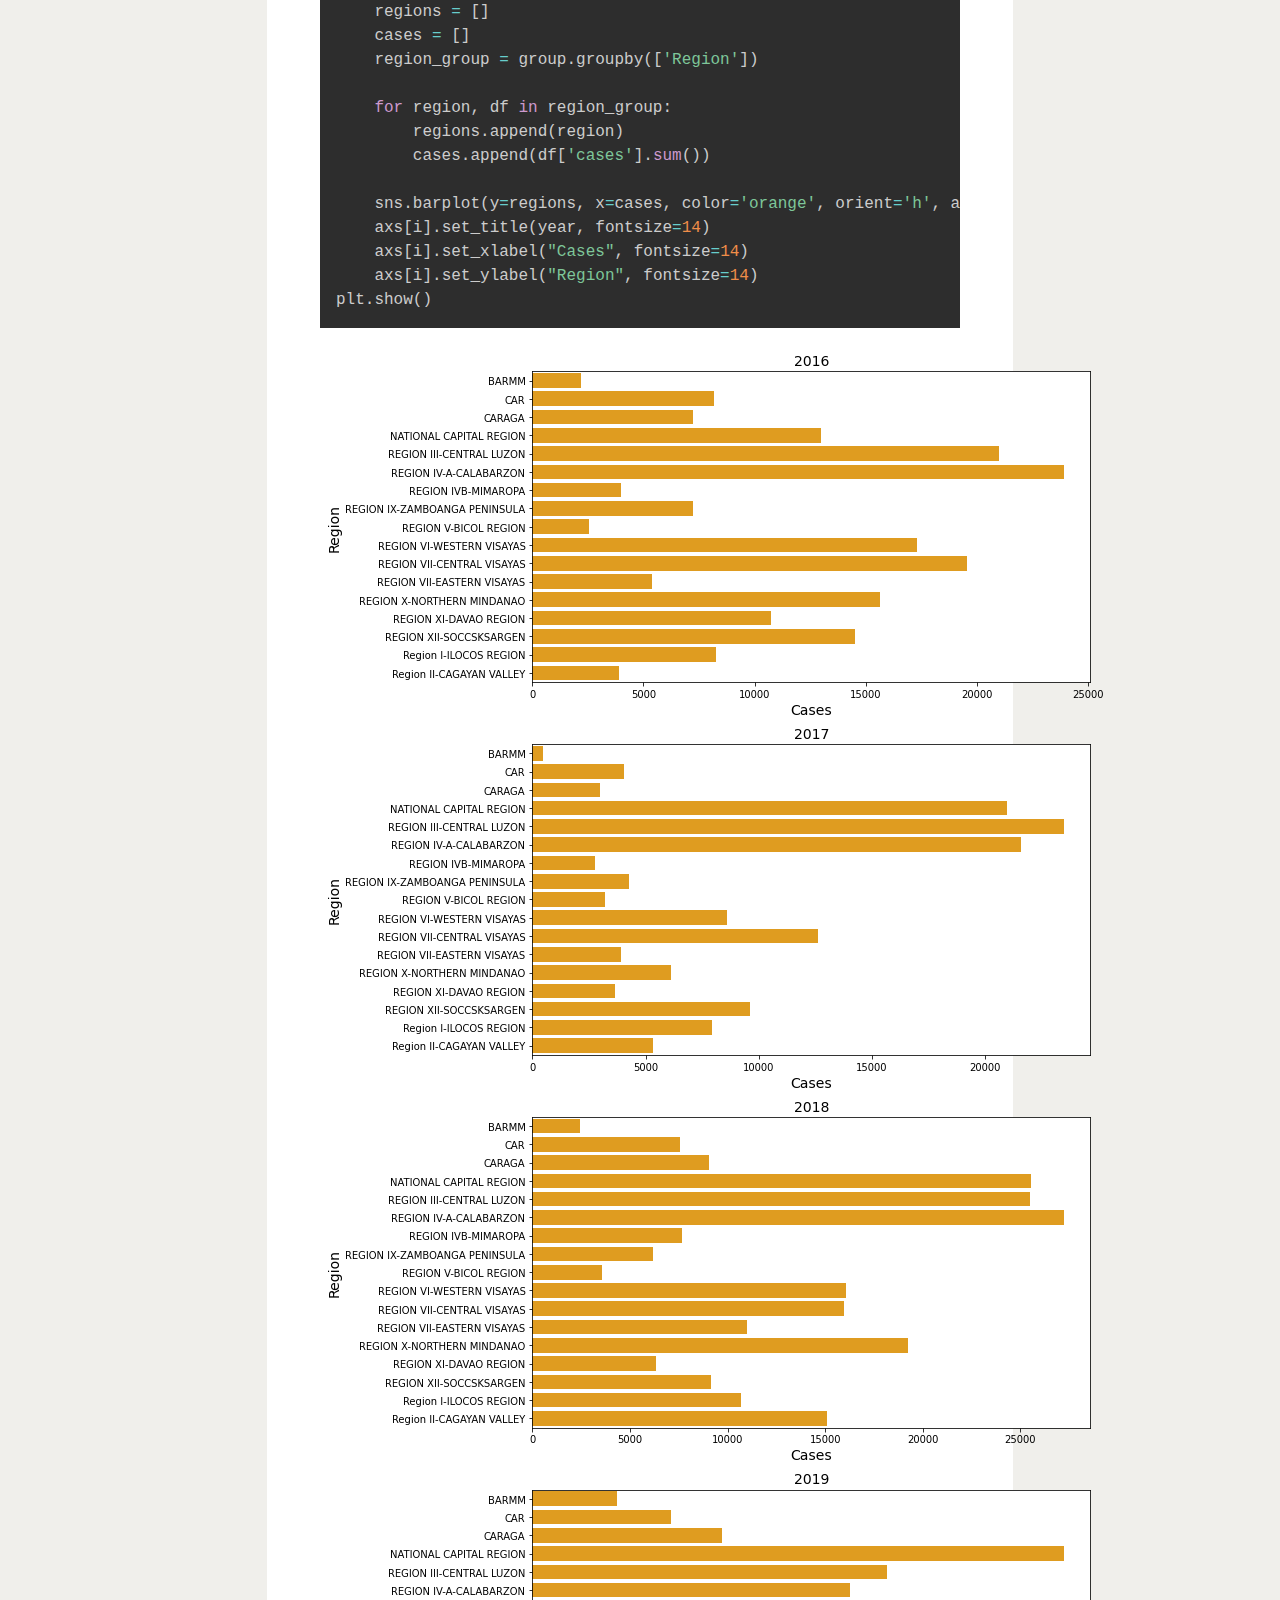
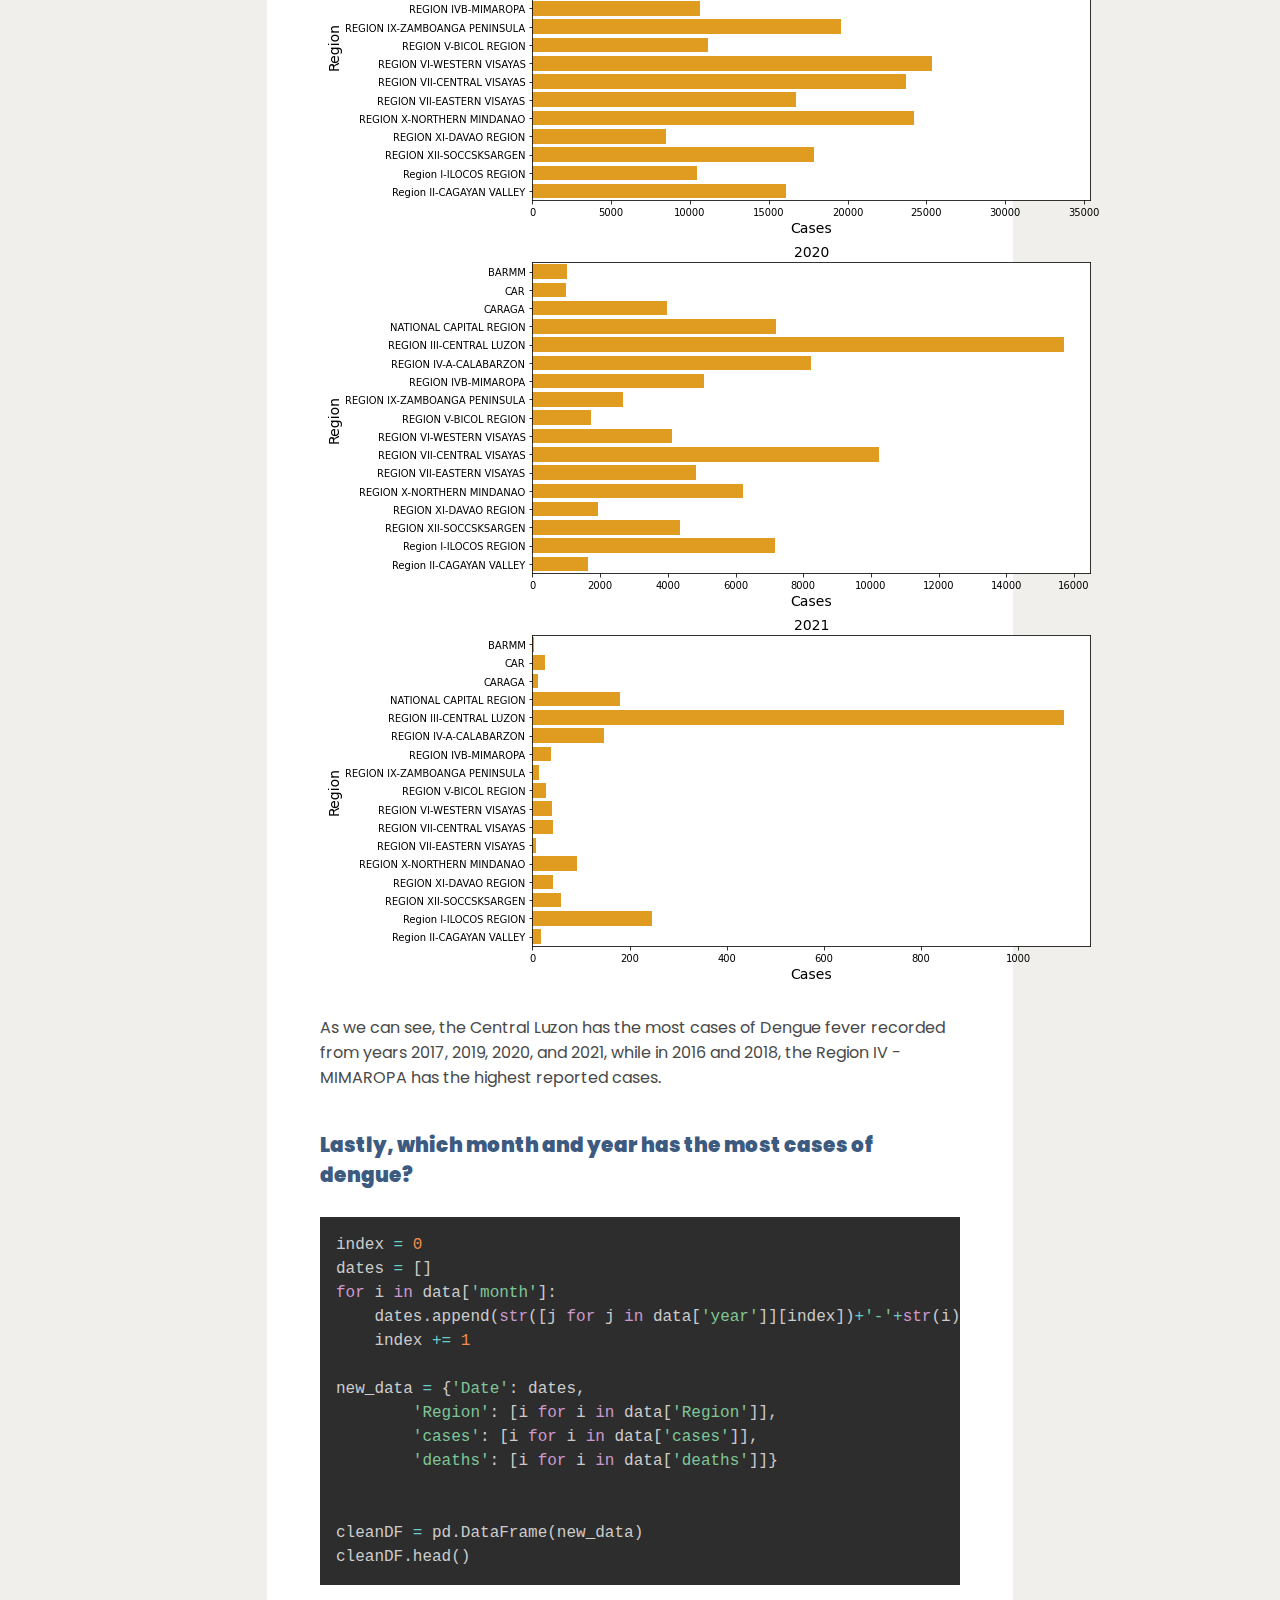
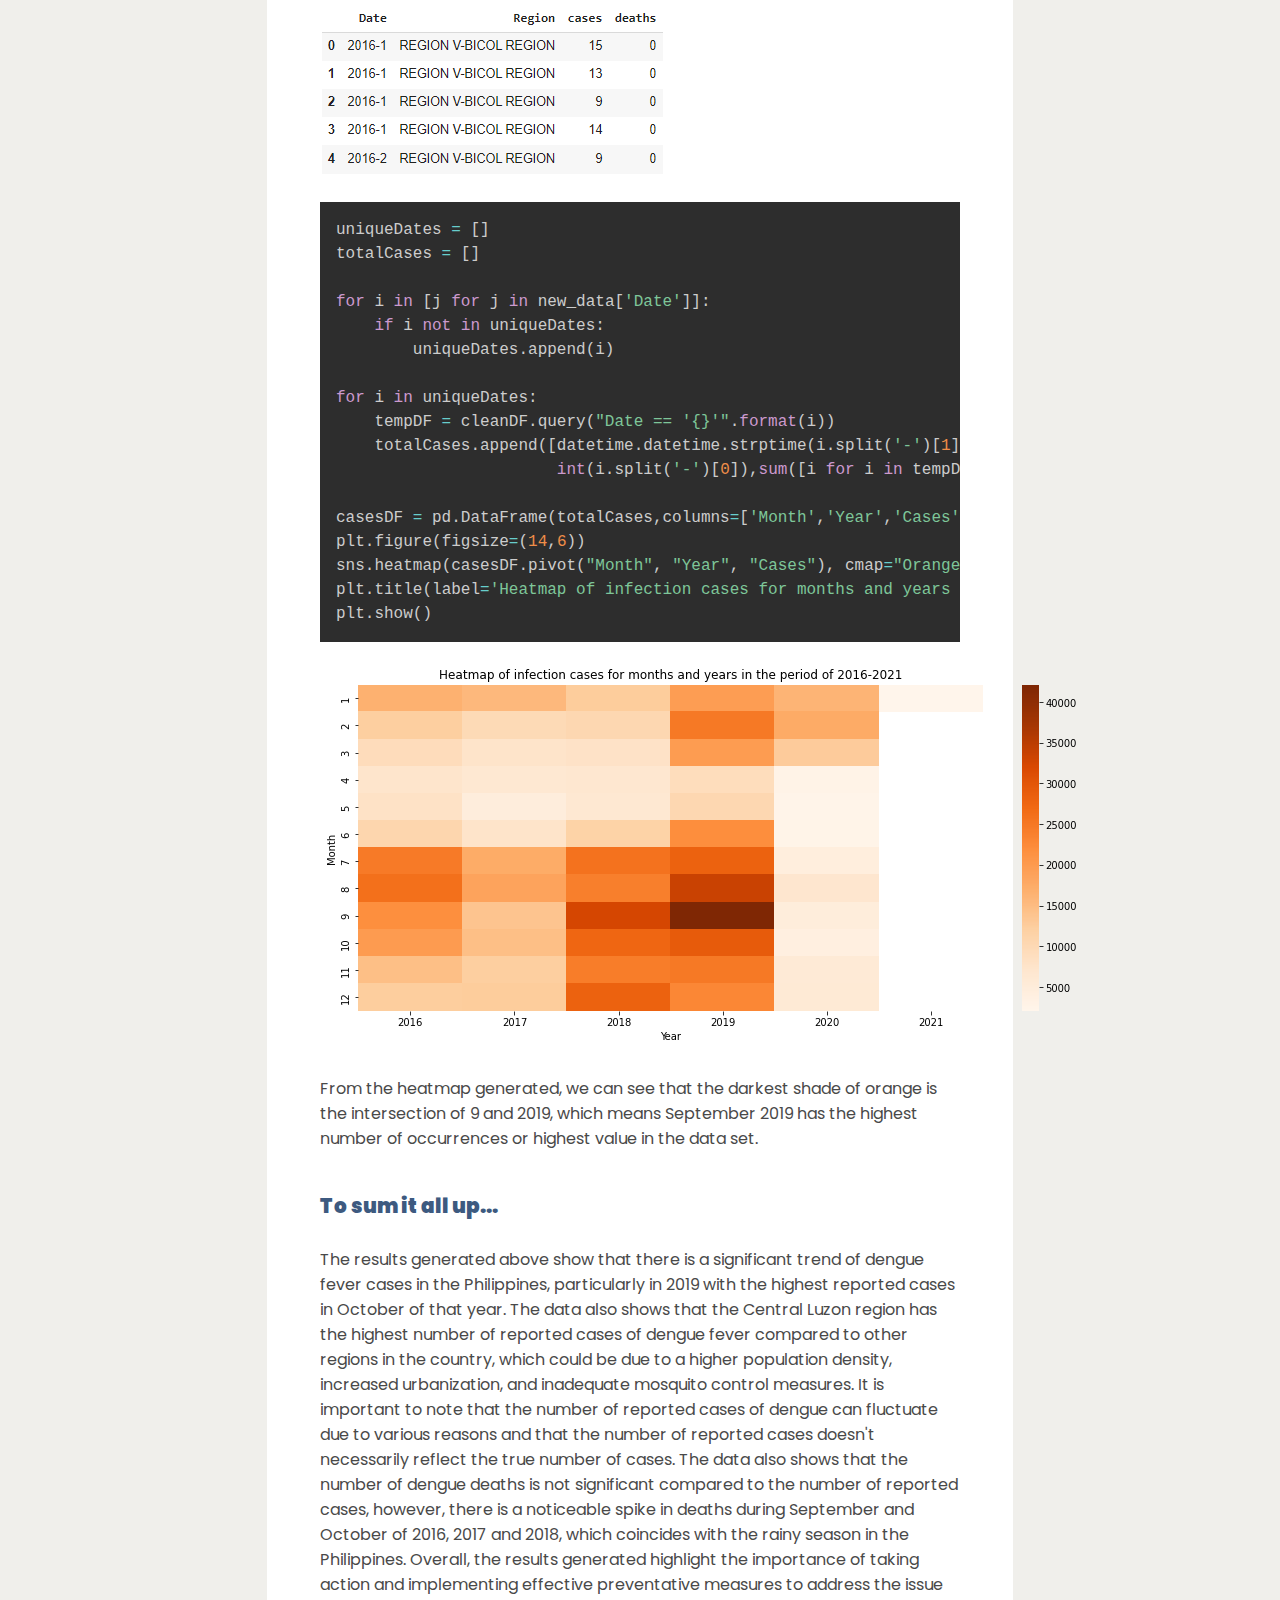
<file: DataViz/dengue.html>
<!DOCTYPE html>
<html lang="en">

<head>
    <meta charset="UTF-8">
    <meta http-equiv="X-UA-Compatible" content="IE=edge">
    <meta name="viewport" content="width=device-width, initial-scale=1.0">
    <link rel="stylesheet" href="dengue.css">
    <link rel="stylesheet" href="prism.css">

    <title>Dengue</title>




</head>


<body>


    <section class="bg" id="vanta"><!--NAVIGATION BAR-->
        <div class="navbar">
            <div class="element">
                <a href="index.html">Home</a>
            </div>
            <div class="element">
                <a href="dengue.html">Dengue</a>
            </div>
            <div class="element">
                <a href="earthquake.html">Earthquake</a>
            </div>
            <div class="element">
                <a href="covid.html">Covid</a>
            </div>
        </div>
        
        <div class="title">
            <h3>Exploring Dengue Outbreaks through Data Visualization: A Python-based Approach</h3>
            
        </div>
    </section>

    <button onclick="topFunction()" id="myBtn" title="Go to top">Top</button>

    
    <div class="whole">

        <div class="contents">
            <h6>Table of Contents</h6>
            <ul>
              <li><a href="#section1">What is Dengue?</a></li>
              <li><a href="#section2">Data Manipulation</a></li>
              <li><a href="#section3">Which Year Has The Most Cases?</a></li>
              <li><a href="#section4">Dengue Trend From 2016-2021</a></li>
              <li><a href="#section5">How Fatal is Dengue?</a></li>
              <li><a href="#section6">Which Region Has The Highest Cases of Dengue Fever?</a></li>
              <li><a href="#section7">Which Region Has The Highest Cases Per Month and Year?</a></li>
              <li><a href="#section8">Qhich Month andYear Has the Most Cases of Dengue?</a></li>
              <li><a href="#section9">Conclusion</a></li>
            </ul>
          </div>
        
        <div>
            <h6 id="section1">
                <strong>What is Dengue?</strong>
            </h6>
        </div>

        <div class="introduction">
            <p>
                Dengue is a viral infection caused by one of four closely related dengue viruses.
                It is spread to humans by the Aedes mosquito, which also spreads the Zika and Chikungunya viruses.
                Dengue fever is common in tropical and subtropical climates across the world,
                particularly in urban and semi-urban settings. Dengue symptoms normally develop 4-7 days after infection
                and can range from minor to severe. Mild dengue fever symptoms include a high fever, headache,
                joint and muscular discomfort, nausea, vomiting, and a rash. Dengue can cause dengue hemorrhagic fever,
                which is characterized by bleeding from the nose, gums, or beneath the skin and can be deadly if not
                treated rapidly. <br> <br>

                Today, we will visualize the dataset given by Sir Paul Bokingkito. <br><br>

                First, we need to import the necessary dependencies for this project.
            
            </p>
        </div>

        <div class="code" id="section2">
            <pre><code class="language-python">
            import pandas as pd
            import matplotlib.pyplot as plt
            import seaborn as sns
            import numpy as np
            import datetime
            </code></pre>
            
        </div>

        <p>
            Let's load the dataset.
        </p>

        <div class="code">
            <pre><code class="language-python">
            filename = '/content/doh-epi-dengue-data-2016-2021.csv'
            data = pd.read_csv(filename)
            data.head(5)
            </code></pre>
        </div>


        <div class="image">
            <img src="img/1.png" alt="data.head()">
        </div>


        <p>
            Now, the dataset got loaded successfully but we want to 
            delete the first row as it will just cause errors later.
            To do that we have to run this code:
        </p>
        <div class="code">
            <pre><code class="language-python">
                data.drop([0], inplace = True)
                data.head(5)
            </code></pre>
        </div>

        <div class="image">
            <img src="img/2.png">
        </div>

        <p>
            The first row has been successfully removed. <br>
            Now, we want to check if there are missing values in our dataset.
            To do that, we want to run the code below:
        </p>

        <div class="code">
            <pre><code class="language-python">
                data.isnull().sum()
            </code></pre>
        </div>

        <div class="image">
            <img src="img/3.png">
        </div>

        <p>
            Since there is only one missing value in the column <code class="language-python">['deaths']</code>, i'm going to drop it.
        </p>

        <div class="code">
            <pre><code class="language-python">
                data = data.dropna()
                data.isnull().sum()
            </code></pre>
        </div>

        <div class="image">
            <img src="img/4.png">
        </div>


        <p>
            We want to know the dataypes of each column in our dataset.
            I want to change the datatype of the column <code class="language-python">['cases']</code> and <code class="language-python">['deaths']</code> into numeric data types.
            I also want to change the datatype of <code class="language-python">['date']</code> to datetime so that I can freely manipulate it
            later in the analyzation.   
        </p>

        <div class="code">
            <pre><code class="language-python">
                data.info()
            </code></pre>
        </div>

        <div class="image">
            <img src="img/5.png">
        </div>

        <div class="code">
            <pre><code class="language-python">
                data['cases'] = data['cases'].astype(int)
                data['deaths'] = data['deaths'].astype(int)
                data['date'] = pd.to_datetime(data['date'])
                data.info()
            </code></pre>
        </div>


        <div class="image">
            <img src="img/6.png">
        </div>


        <p>
            Our next step is to clean the dataset first because there might be outliers,
            and our machine learning model won't be that efficient if we won't clean the dataset.
            In this project, i want to use the mean and standard deviation to set boundaries,
            and drop those values below our lower limit and above our upper limit.
            <br>
            <br>
            We first need to get the descriptive statistics of our dataset.
        </p>

        <div class="code">
            <pre><code class="language-python">
                data.describe()
            </code></pre>
        </div>

        <div class="image">
            <img src="img/7.png">
        </div>

        <p>
            As we can see in the ['cases'] column, the mean value is very far from the maximum value.
            That typically means that there are some extreme values, or outliers,
            in the data set that are skewing the overall distribution.
            The mean is sensitive to outliers and can be significantly affected by their presence,
            while the maximum value is not. <br><br>
            Let us try to display a boxplot to visually see our outliers.
        </p>

        <div class="code">
            <pre><code class="language-python">
                data.plot(kind='box', subplots=True, layout=(3,3), sharex=False, sharey=False, figsize=(15,8))
                plt.show()
            </code></pre>
        </div>

        <div class="image">
            <img src="img/8.png">
        </div>

        <p>
            As we can see, there are so many outliers. Let's try to clean the column ['cases'].
            To do that, we just need to run the code below.
        </p>


        <div class="code">
            <pre><code class="language-python">
                upper_limit= data['cases'].mean() + 3 * data['cases'].std ()
                lower_limit = data['cases'].mean() - 3 * data['cases'].std () 
                data = data[(data['cases'] < upper_limit) & (data['cases'] > lower_limit)]
                data.plot(kind='box', subplots=True, layout=(3,3), sharex=False, sharey=False, figsize=(15,8))
                plt.show()
            </code></pre>
        </div>

        <div class="image">
            <img src="img/9.png">
        </div>

        <p>
            I think this is enough to make our analysis.
        </p>

        <div class="code">
            <pre><code class="language-python">
                data.shape
            </code></pre>
        </div>

        <div class="image">
            <code>(32213, 5)</code>
        </div>

        <p>
            Since our dataset has been cleaned of any inaccuracies,
            inconsistencies or missing values, we can now begin visualizing and analyzing it.
            This means that we can start to make sense of the data by creating graphical representations
        </p>

        <div class="code">
            <pre><code class="language-python">
                data.corr(method='pearson')
            </code></pre>
        </div>

        <div class="image">
            <img src="img/10.png">
        </div>

        <p>
            The Pearson correlation result of the columns ['deaths'] and ['cases'] is -0.011422.
            This means that there is a small, negative linear relationship between the two variables being analyzed.
            A value of -0.011422 would indicate a very weak negative correlation between the two variables.
            This means that as one variable increases, the other variable decreases, but the correlation is very weak.
            A value close to 0 indicates that there is no correlation between the two variables.<br><br>
            We need to the date to datetime since it's in object datatype. Converting an object to datetime
            is necessary when working with date or time data in a data analysis or data manipulation project.
            Additionally, converting an object to datetime allows the data to be sorted and filtered based on
            date and time values. This can be very useful in certain data analysis tasks such as identifying
            patterns or trends over time.
            To do that, we just need to run this code:
        </p>


        <div class="code">
            <pre><code class="language-python">
                data['date'] = pd.to_datetime(data['date'])
                data['year'] = pd.to_datetime(data['date']).dt.year
                data['month'] = pd.to_datetime(data['date']).dt.month
            </code></pre>
        </div>


        <p id="section3">
            Now, mowing onto the visualization
        </p>

        <h6>
            <strong>Which Year has the most cases?</strong>
        </h6>

        <div class="code">
            <pre><code class="language-python">
                data_groups = data.groupby(['year'])
                year = []
                cases = []

                for name, group in data_groups:
                    year.append(name)
                    cases.append(group['cases'].sum())

                plt.figure(figsize=(10,8))    
                sns.barplot(x=year, y=cases, color = 'orange')
                plt.title('Total number of dengue cases in an year')
                plt.xlabel('Year', fontsize=16)
                plt.ylabel('Count', fontsize=16)
                plt.show()
            </code></pre>
        </div>

        <div class="image">
            <img src="img/11.png">
        </div>

        <p>
            As we can see, when looking at the data, the year 2019 has the highest number of reported cases of dengue fever.
            This trend is a cause for concern and highlights the need for further research and action to 
            address the issue of dengue fever. It's important to note that the
            factors that contributed to this increase such as weather conditions, population density,
            and other factors need to be studied in order to come up with effective solutions and preventative measures.
        </p>

        <h6 id="section4">
            Dengue trend from 2016-2021.
        </h6>
        <div class="code">
            <pre><code class="language-python">
                index = 0
                monthYears = []
                years = [i for i in data.year]
                for i in data.month:
                    monthYears.append(str(years[index])+'-'+str(i))
                    index += 1

                plt.figure(figsize=(14,6))
                sns.lineplot(x=monthYears,y=[i for i in data['cases']])
                plt.title(label='Dengue Fever Cases From 2016-2021')
                plt.xlabel(xlabel='month')
                plt.ylabel(ylabel='Cases')
                plt.xticks(rotation=90)
                plt.show()
            </code></pre>
        </div>

        <div class="image">
            <img src="img/13.png">
        </div>

        <p>
            As we can see from the lineplot, the highest reported cases of dengue occurred in October 2019.
            This suggests that the incidence of dengue fever was particularly high during this time period.
            The spike in cases may be due to a variety of factors such as increased mosquito breeding,
            increased human-mosquito contact, or a higher level of viral circulation in the population.
            <br><br> On the other hand, the lowest reported cases of dengue took place in May 2020 and January 2021.
            This indicates that the incidence of dengue fever was particularly low during these time periods.
            The decrease in cases may be attributed to a variety of factors such as a decrease in mosquito breeding,
            decrease in human-mosquito contact, or the implementation of effective control measures.

            <br><br> It's important to note that the number of reported cases of dengue can fluctuate due
            to a variety of reasons such as changes in weather, mosquito control efforts, and population movement.
            Additionally, the number of reported cases doesn't necessarily reflect the true number of cases,
            as many cases of dengue are mild and go unreported.
        </p>

        <h6 id="section5">
            <strong>
                How fatal is Dengue?
            </strong>
        </h6>

        <div class="code">
            <pre><code class="language-python">
                index = 0
                monthYears = []
                years = [i for i in data.year]
                for i in data.month:
                    monthYears.append(str(years[index])+'-'+str(i))
                    index += 1

                plt.figure(figsize=(14,6))
                sns.lineplot(x=monthYears,y=[i for i in data['cases']])
                sns.lineplot(x=monthYears,y=[i for i in data['deaths']])
                plt.title(label='Dengue Mortality Through The Years')
                plt.xlabel(xlabel='month')
                plt.ylabel(ylabel='Cases')
                plt.xticks(rotation=90)
                plt.show()
            </code></pre>
        </div>

        <div class="image">
            <img src="img/14.png">
        </div>

        <p>
            We can observe that the number of dengue deaths is not significant compared to the number of reported cases.
            However, a noticeable spike in deaths is visible during September and October of 2016, 2017 and 2018,
            which coincides with the rainy season in the Philippines.
        </p>




        <h6 id="section6">
            <strong>Which Region has the highest cases of Dengue Fever?</strong>
        </h6>

        <div class="code">
            <pre><code class="language-python">
                regionCases = []
                for i in np.unique(data['Region']):
                    tempDF = data.query("Region == '{}'".format(i))
                    regionCases.append([sum([i for i in tempDF['cases']]),i])
                regionCases.sort()
                x = [i[0] for i in regionCases]
                y = [i[1] for i in regionCases]

                colors = sns.color_palette("Oranges")
                plt.figure(figsize=(14,6))
                sns.barplot(x=x,y=y,palette=colors)
                plt.title(label='Total cases per region from 2016-2021',pad=35)
                plt.xlabel(xlabel='Cases',labelpad=35)
                plt.ylabel(ylabel='Region',labelpad=35)
                plt.show()
            </code></pre>
        </div>

        <div class="image">
            <img src="img/15.png">
        </div>

        <p>
            As we can see from the barplot, the Central Luzon has the highest number of reported cases of dengue,
            when compared to other regions in the country. This suggests that the incidence of dengue fever is
            particularly high in this region. The high number of cases could be due to a variety of factors
            such as a higher population density, increased urbanization, and inadequate mosquito control measures.
            <br><br>
            On the other hand, BARMM has the lowest cases of Dengue.
        </p>

        <h6 id="section7">
            <strong>Which region has the highest cases per month and year?</strong>
        </h6>

        <div class="code">
            <pre><code class="language-python">
                data_groups = data.groupby(['year'])

                f,axs = plt.subplots(6,1, figsize=(10,40), sharex=False, sharey=False)
                for i,(year, group) in enumerate(data_groups):
                    regions = []
                    cases = []
                    region_group = group.groupby(['Region'])

                    for region, df in region_group:
                        regions.append(region)
                        cases.append(df['cases'].sum())
                        
                    sns.barplot(y=regions, x=cases, color='orange', orient='h', ax=axs[i])
                    axs[i].set_title(year, fontsize=14)
                    axs[i].set_xlabel("Cases", fontsize=14)
                    axs[i].set_ylabel("Region", fontsize=14)
                plt.show() 
            </code></pre>
        </div>

        <div class="image">
            <img src="img/12.png">
        </div>

        <p>
            As we can see, the Central Luzon has the most cases of Dengue fever recorded from years 2017,
            2019, 2020, and 2021, while in 2016 and 2018, the Region IV -
            MIMAROPA has the highest reported cases.
        </p>

        <h6 id="section8">
            <strong>Lastly, which month and year has the most cases of dengue?</strong>
        </h6>

        <div class="code">
            <pre><code class="language-python">
                index = 0
                dates = []
                for i in data['month']:
                    dates.append(str([j for j in data['year']][index])+'-'+str(i))
                    index += 1
                    
                new_data = {'Date': dates,
                        'Region': [i for i in data['Region']],
                        'cases': [i for i in data['cases']],
                        'deaths': [i for i in data['deaths']]}

                        
                cleanDF = pd.DataFrame(new_data)
                cleanDF.head()
            </code></pre>
        </div>

        <div class="image">
            <img src="img/16.png">
        </div>

        <div class="code">
            <pre><code class="language-python">
                uniqueDates = []
                totalCases = []
                
                for i in [j for j in new_data['Date']]:
                    if i not in uniqueDates:
                        uniqueDates.append(i)
                
                for i in uniqueDates:
                    tempDF = cleanDF.query("Date == '{}'".format(i))
                    totalCases.append([datetime.datetime.strptime(i.split('-')[1], '%m').month,
                                       int(i.split('-')[0]),sum([i for i in tempDF['cases']])])
                    
                casesDF = pd.DataFrame(totalCases,columns=['Month','Year','Cases'])
                plt.figure(figsize=(14,6))
                sns.heatmap(casesDF.pivot("Month", "Year", "Cases"), cmap="Oranges")
                plt.title(label='Heatmap of infection cases for months and years in the period of 2016-2021')
                plt.show()
            </code></pre>
        </div>

        <div class="image">
            <img src="img/17.png">
        </div>

        <p>
            From the heatmap generated, we can see that the darkest shade of orange
            is the intersection of 9 and 2019, which means September 2019 has the highest number of
            occurrences or highest value in the data set.
        </p>

        <h6 id="section9">
            <strong>To sum it all up...</strong>
        </h6>

        <p>
            The results generated above show that there is a significant 
            trend of dengue fever cases in the Philippines, particularly in 2019 with the 
            highest reported cases in October of that year. The data also shows that the 
            Central Luzon region has the highest number of reported cases of dengue fever 
            compared to other regions in the country, which could be due to a higher
            population density, increased urbanization, and inadequate mosquito control
            measures. It is important to note that the number of reported cases of dengue 
            can fluctuate due to various reasons and that the number of reported cases 
            doesn't necessarily reflect the true number of cases. The data also shows 
            that the number of dengue deaths is not significant compared to the number 
            of reported cases, however, there is a noticeable spike in deaths during 
            September and October of 2016, 2017 and 2018, which coincides with the rainy 
            season in the Philippines.
            Overall, the results generated highlight the importance of taking action and implementing effective preventative
            measures to address the issue of dengue fever in the Philippines.
        </p>



    </div>   

    <script src="prism.js"></script>
    <script src="script.js"></script>

<script src="dengue.min.js"></script>
<script src="vanta.birds.min.js"></script>
<script>
const name = document.getElementById("vanta");    
VANTA.BIRDS({
  el: name,
  mouseControls: true,
  touchControls: true,
  gyroControls: false,
  minHeight: 200.00,
  minWidth: 200.00,
  scale: 1.00,
  scaleMobile: 1.00,
  backgroundColor: 0x293241,
  color1: 0xff0000,
  color2: 0xd1ff
})
</script>

</body>
</html>
</file>
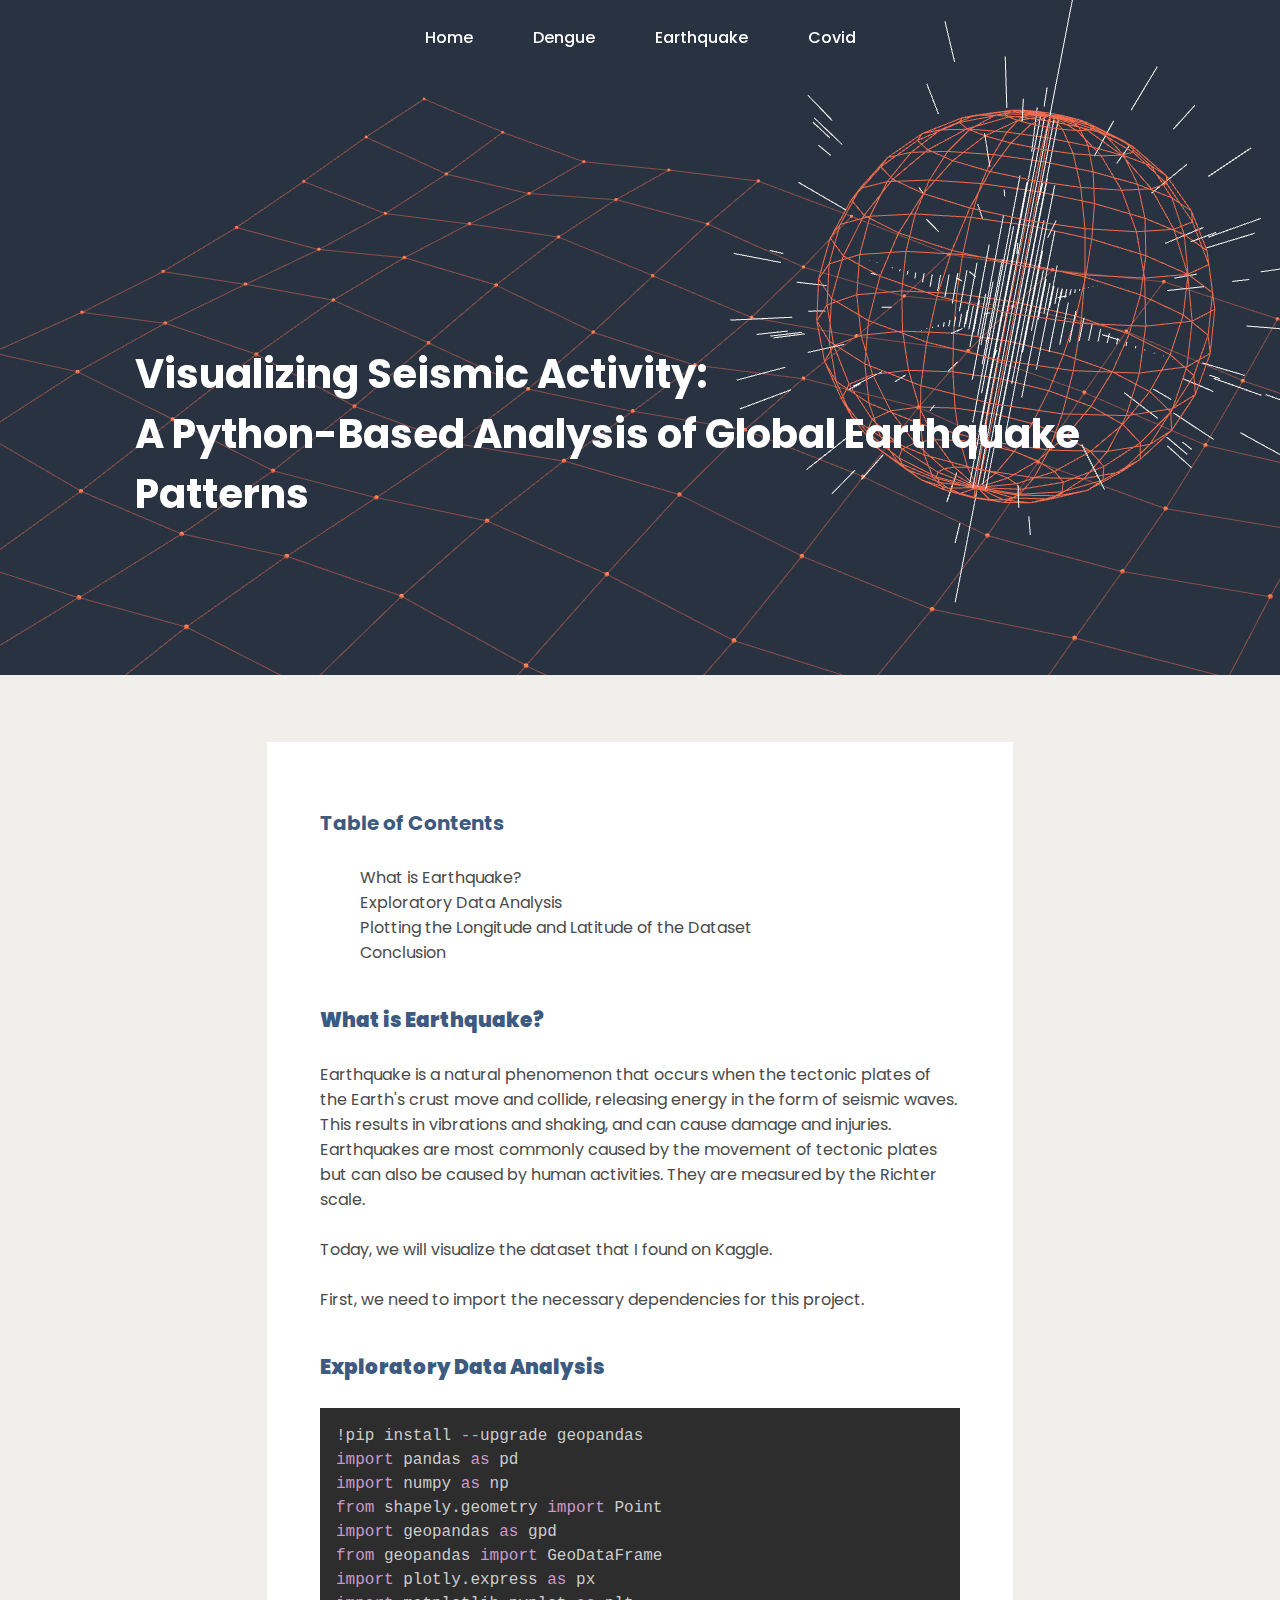
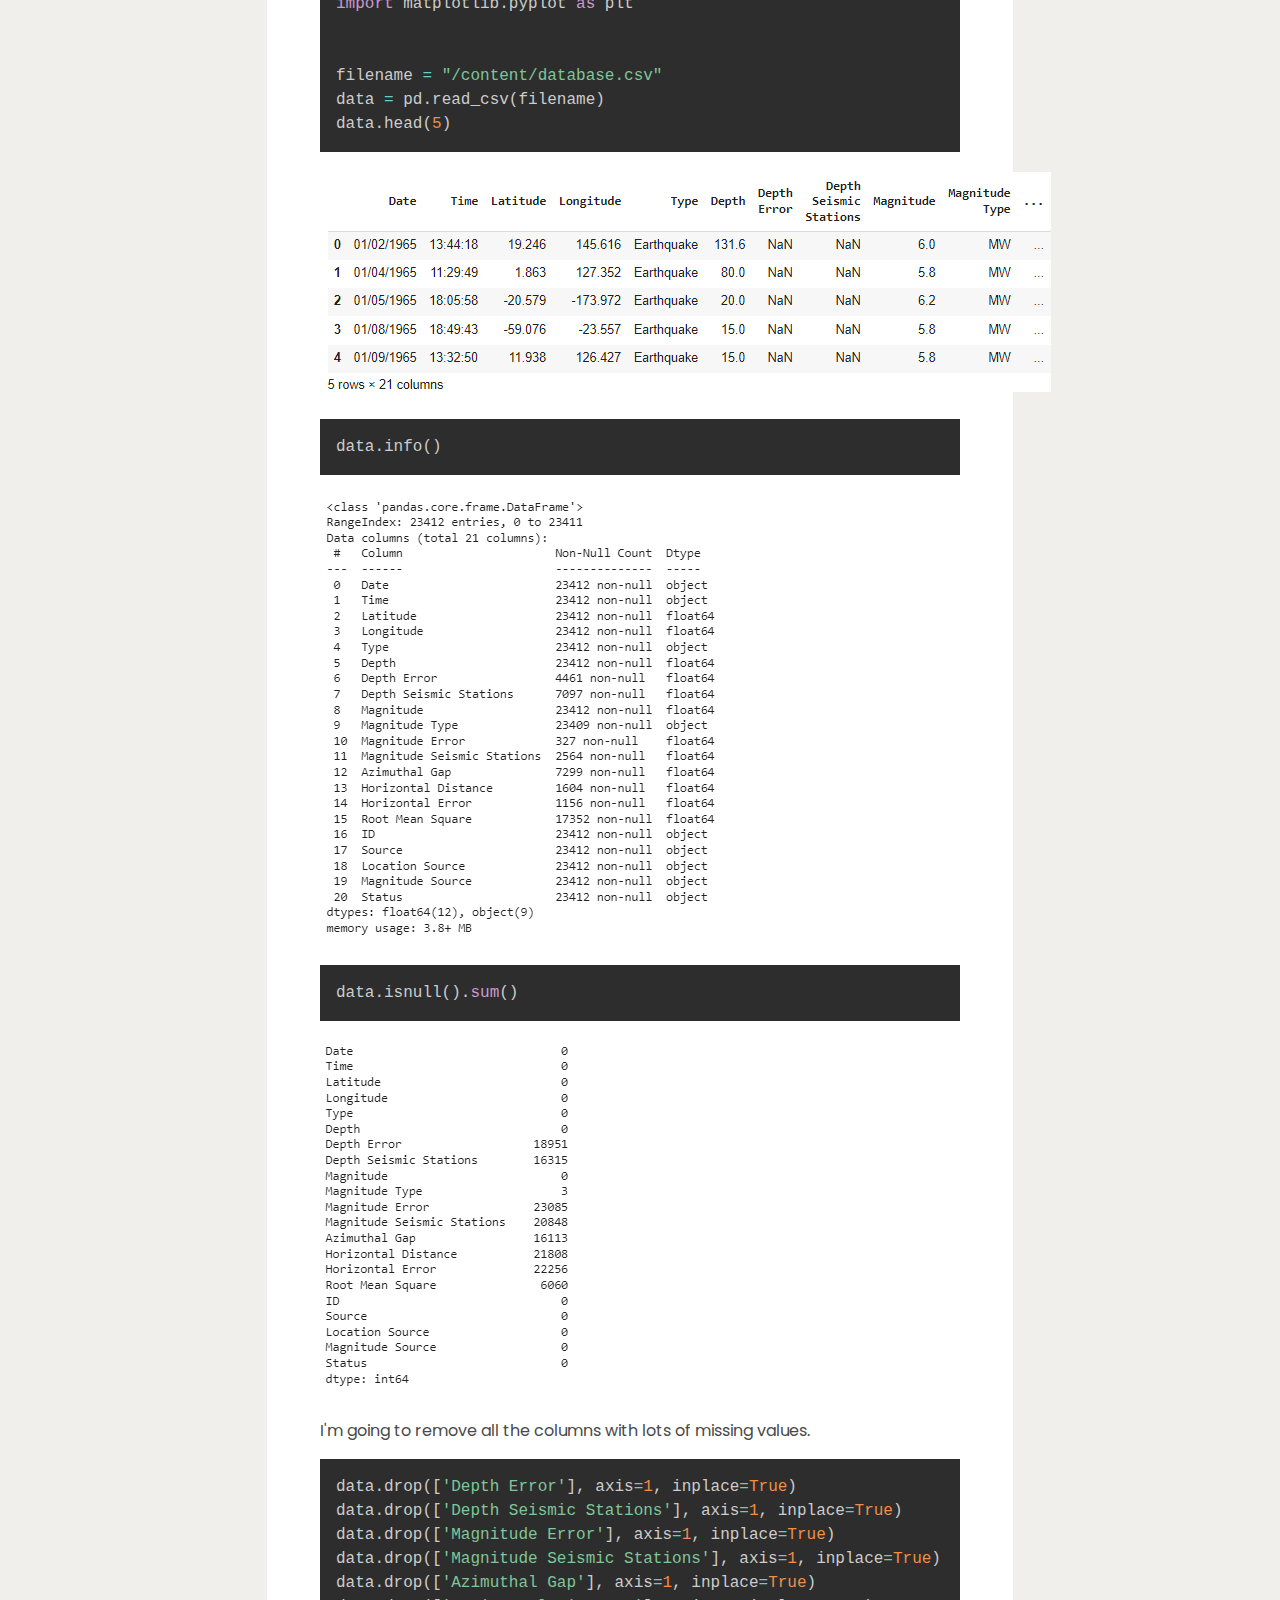
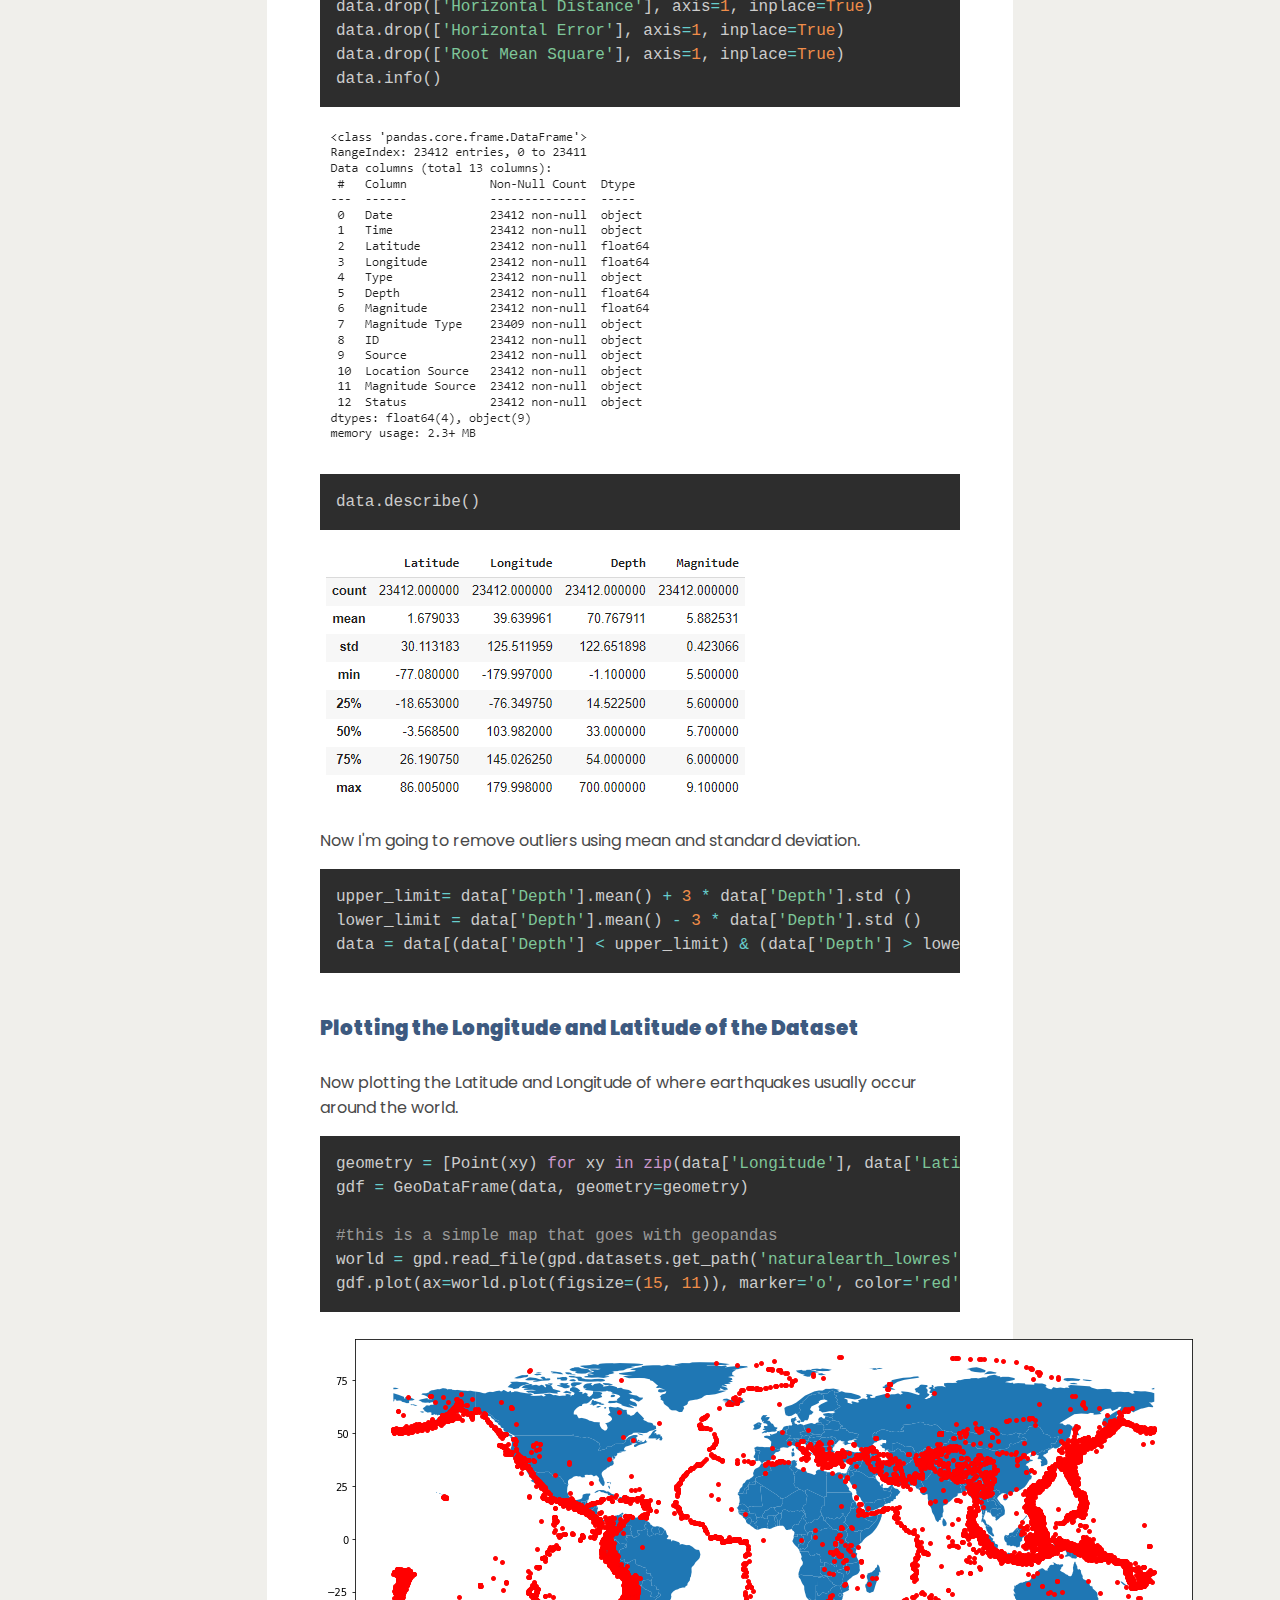
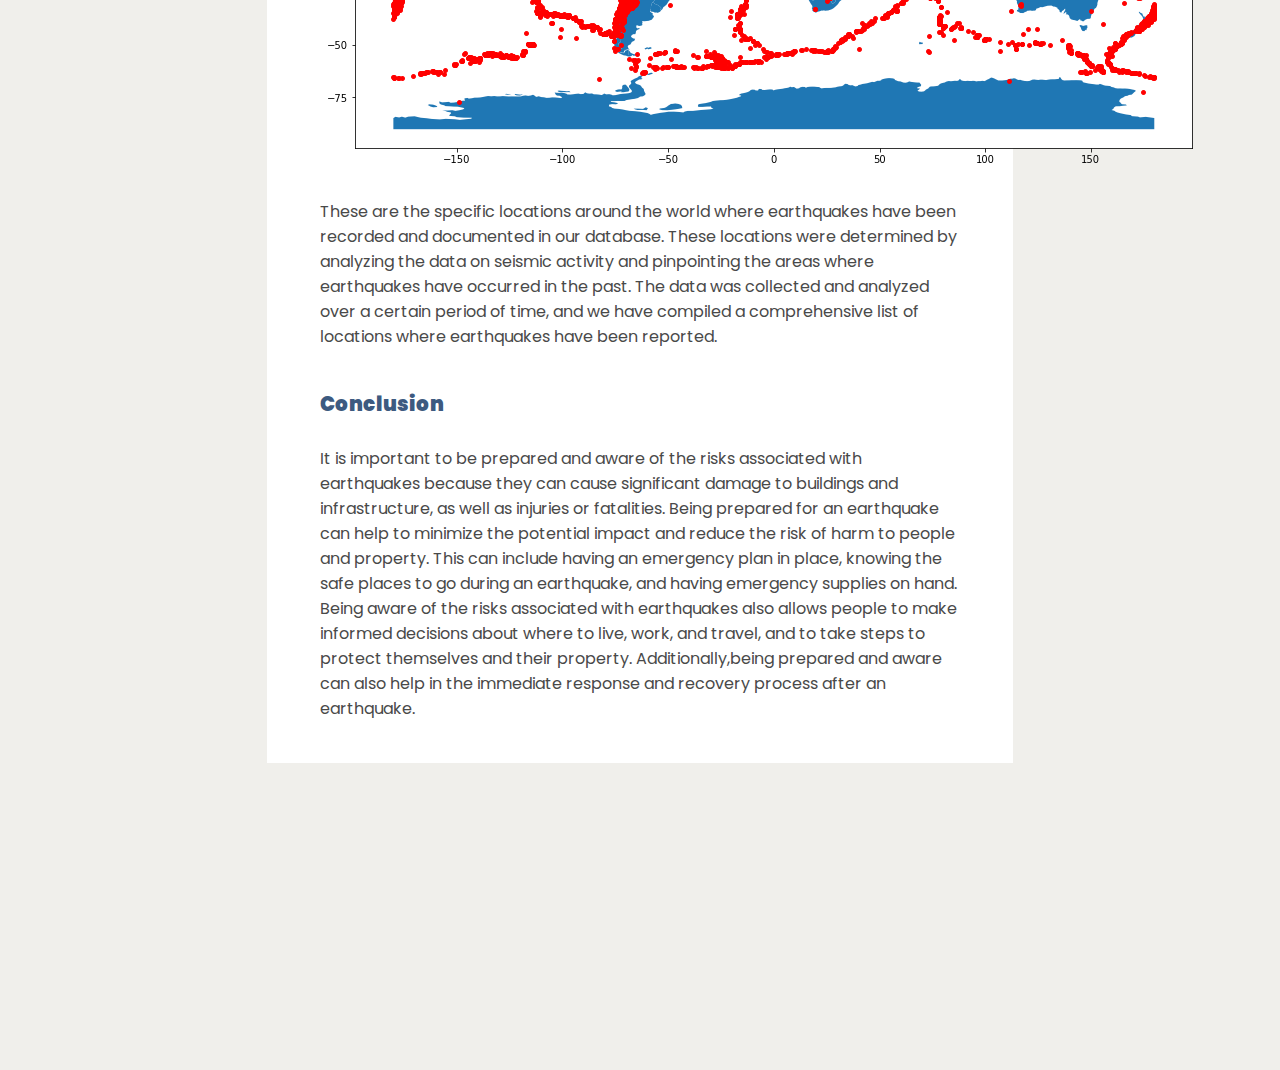
<file: DataViz/earthquake.html>
<!DOCTYPE html>
<html lang="en">
<head>    
    <meta charset="UTF-8">
    <meta http-equiv="X-UA-Compatible" content="IE=edge">
    <meta name="viewport" content="width=device-width, initial-scale=1.0">
    <link rel="stylesheet" href="earthquake.css">
    <link rel="stylesheet" href="prism.css">

    <title>Earthquake</title>
</head>
<body>

    <section class="bg" id="vanta"><!--NAVIGATION BAR-->
        <div class="navbar">
            <div class="element">
                <a href="index.html">Home</a>
            </div>
            <div class="element">
                <a href="dengue.html">Dengue</a>
            </div>
            <div class="element">
                <a href="earthquake.html">Earthquake</a>
            </div>
            <div class="element">
                <a href="covid.html">Covid</a>
            </div>
        </div>
        
        <div class="title">
            <h3>Visualizing Seismic Activity: <br>A Python-Based Analysis of Global Earthquake Patterns</h3>
            
        </div>
    </section>

    <button onclick="topFunction()" id="myBtn" title="Go to top">Top</button>

    
    <div class="whole">

        <div class="contents">
            <h6>Table of Contents</h6>
            <ul>
              <li><a href="#section1">What is Earthquake?</a></li>
              <li><a href="#section2">Exploratory Data Analysis</a></li>
              <li><a href="#section3">Plotting the Longitude and Latitude of the Dataset</a></li>
              <li><a href="#section4">Conclusion</a></li>
            </ul>
          </div>
        
        <div>
            <h6 id="section1">
                <strong>What is Earthquake?</strong>
            </h6>
        </div>

        <div class="introduction">
            <p>
                Earthquake is a natural phenomenon that occurs when the tectonic plates of the Earth's
                crust move and collide, releasing energy in the form of seismic waves. This results in
                vibrations and shaking, and can cause damage and injuries. Earthquakes are most commonly
                caused by the movement of tectonic plates but can also be caused by human activities.
                They are measured by the Richter scale. <br> <br>

                Today, we will visualize the dataset that I found on <a href="https://www.kaggle.com/datasets/usgs/earthquake-database">Kaggle</a>. <br><br>

                First, we need to import the necessary dependencies for this project.
            
            </p>
        </div>


        <div>
            <h6 id="section2">
                <strong>Exploratory Data Analysis</strong>
            </h6>
        </div>

        <div class="code">
            <pre><code class="language-python">
                !pip install --upgrade geopandas
                import pandas as pd
                import numpy as np
                from shapely.geometry import Point
                import geopandas as gpd
                from geopandas import GeoDataFrame
                import plotly.express as px
                import matplotlib.pyplot as plt


                filename = "/content/database.csv"
                data = pd.read_csv(filename)
                data.head(5)
            </code></pre>
        </div>

        <div class="image">
            <img src="img/18.png" alt="">
        </div>

        <div class="code">
            <pre><code class="language-python">
                data.info()
            </code></pre>
        </div>

        <div class="image">
            <img src="img/19.png" alt="">
        </div>

        <div>
            <pre><code class="language-python">
                data.isnull().sum()
            </code></pre>
        </div>

        <div class="image">
            <img src="img/20.png" alt="">
        </div>

        <p>
            I'm going to remove all the columns with lots of missing values.
        </p>

        <div>
            <pre><code class="language-python">
                data.drop(['Depth Error'], axis=1, inplace=True)
                data.drop(['Depth Seismic Stations'], axis=1, inplace=True)
                data.drop(['Magnitude Error'], axis=1, inplace=True)
                data.drop(['Magnitude Seismic Stations'], axis=1, inplace=True)
                data.drop(['Azimuthal Gap'], axis=1, inplace=True)
                data.drop(['Horizontal Distance'], axis=1, inplace=True)
                data.drop(['Horizontal Error'], axis=1, inplace=True)
                data.drop(['Root Mean Square'], axis=1, inplace=True)
                data.info()
            </code></pre>
        </div>

        <div class="image">
            <img src="img/21.png" alt="">
        </div>


        <div>
            <pre><code class="language-python">
                data.describe()
            </code></pre>
        </div>

        <div class="image">
            <img src="img/22.png" alt="">
        </div>

        <p>Now I'm going to remove outliers using mean and standard deviation.</p>

        <div>
            <pre><code class="language-python">
                upper_limit= data['Depth'].mean() + 3 * data['Depth'].std ()
                lower_limit = data['Depth'].mean() - 3 * data['Depth'].std () 
                data = data[(data['Depth'] < upper_limit) & (data['Depth'] > lower_limit)]
            </code></pre>
        </div>


        <div>
            <h6 id="section3">
                <strong>Plotting the Longitude and Latitude of the Dataset</strong>
            </h6>
        </div>



        <p>
            Now plotting the Latitude and Longitude of where earthquakes usually occur
            around the world.
        </p>

        <div>
            <pre><code class="language-python">
                geometry = [Point(xy) for xy in zip(data['Longitude'], data['Latitude'])]
                gdf = GeoDataFrame(data, geometry=geometry)   
                
                #this is a simple map that goes with geopandas
                world = gpd.read_file(gpd.datasets.get_path('naturalearth_lowres'))
                gdf.plot(ax=world.plot(figsize=(15, 11)), marker='o', color='red', markersize=15);
            </code></pre>
        </div>

        <div class="image">
            <img src="img/23.png" alt="">
        </div>

        <p>
            These are the specific locations around the world where earthquakes have been recorded and
            documented in our database. These locations were determined by analyzing the data on seismic
            activity and pinpointing the areas where earthquakes have occurred in the past. The data was
            collected and analyzed over a certain period of time,
            and we have compiled a comprehensive list of locations where earthquakes have been reported.
        </p>

        <div>
            <h6 id="section4">
                <strong>Conclusion</strong>
            </h6>
        </div>

        <p>
            It is important to be prepared and aware of the risks associated with earthquakes because
            they can cause significant damage to buildings and infrastructure, as well as injuries or fatalities.
            Being prepared for an earthquake can help to minimize the potential impact and reduce the risk of harm 
            to people and property. This can include having an emergency plan in place, knowing the safe places to 
            go during an earthquake, and having emergency supplies on hand. Being aware of the risks associated with 
            earthquakes also allows people to make informed decisions about where to live, work, and travel, and to take 
            steps to protect themselves and their property. Additionally,being prepared and aware can
            also help in the immediate response and recovery process after an earthquake.
        </p>



    </div>



<script src="prism.js"></script>
<script src="script.js"></script>

<script src="earthquake.min.js"></script>
<script src="vanta.globe.min.js"></script>
<script>

const name = document.getElementById("vanta"); 
VANTA.GLOBE({
  el: name,
  mouseControls: true,
  touchControls: true,
  gyroControls: false,
  scale: 1.00,
  scaleMobile: 1.00,
  color: 0xee6c4d,
  backgroundColor: 0x293241
})
</script>

    
</body>
</html>
</file>
<file: DataViz/index.css>
@import url('https://fonts.googleapis.com/css2?family=Poppins:wght@200;300;400&display=swap');

body {
    font-family: 'Poppins';
    background-color: #f0efeb;
    margin: 0;
    text-align: center;
  }

/*NAVIGATION BAR*/

.navbar {
  display: flex;
  justify-content: center;
  align-items: center;
  padding: 10px;
  font-weight: 500;
  margin: 0px;
  position: sticky;
}

.navbar a {
  color: rgb(255, 255, 255);
  text-decoration: none;
  padding: 10px 15px;
  border-radius: 20px;
  float: center;
  display: block;
  text-align: center;
  text-decoration: none;
  
}

.navbar a:hover {
  background-color: #ee6c4d;
}

.element{
    padding: 5px 15px;
}

.bg{
   width: 100%;
   min-height: 100vh; 
   background-position: center;
   background-size: cover;
   align-items: center;
   text-align: center;
   /* background-image: linear-gradient(rgba(4,9,30,0.7),rgba(4,9,30,0.7)),url(img/home.jpg); */
}


.whole{
    margin-top: 30px;
    margin: 50pt 200pt;
    padding: 20pt 40pt;
    margin-bottom: 30pt;
    background-color: #ffffff;
}

.title h3{
    color: rgb(255, 255, 255);
    font-size: 60px;
}

.title{
    text-align: center;
    position: absolute;
    top: 50%;
    left: 50%;
    transform: translate(-50%, -50%);
    padding: 20px;
}

.title p{
    align-items: center;
    text-align: center;
    margin-top: -50px;
    color: rgb(255, 255, 255);
    font-size: 30px;
}

h3{
    color: #494949;
    text-align: center;
    margin-bottom: 40pt;
    font-size: 30px;
}

h6{
    margin-top: 30pt;
    margin-bottom: 20pt;
    color: #d9ae94;
    font-size: 20px;
}

p{
    color: #494949;
}

.code{
    margin: 15pt 0;
}

.image{
    text-align: center;
    margin: 15pt 0;
}


#myBtn {
    display: none;
    position: fixed;
    bottom: 20px;
    right: 30px;
    z-index: 99;
    border: none;
    outline: none;
    background-color: #293241;
    color: white;
    cursor: pointer;
    padding: 15px;
    border-radius: 10px;
    font-size: 18px;
}

#myBtn:hover {
background-color: #ee6c4d;
}

li{
    list-style-type: none;
}

a{
    text-decoration: none;
    color: #494949;
}

li :hover{
    color: 0xff3f81;
}
</file>
<file: DataViz/covid.css>
@import url('https://fonts.googleapis.com/css2?family=Poppins:wght@200;300;400&display=swap');

body {
    font-family: 'Poppins';
    background-color: #f0efeb;
    margin: 0;
    padding-bottom: 200pt;
  }

/*NAVIGATION BAR*/

.navbar {
  display: flex;
  justify-content: center;
  align-items: center;
  padding: 10px;
  font-weight: 500;
  margin: 0px;
  position: sticky;
}

.navbar a {
  color: rgb(255, 255, 255);
  text-decoration: none;
  padding: 10px 15px;
  border-radius: 20px;
  float: left;
  display: block;
  text-align: center;
  text-decoration: none;
  
}

.navbar a:hover {
  background-color: #ee6c4d;
}

.element{
    padding: 5px 15px;
}

.bg{
   width: 100%;
   min-height: 75vh; 
   background-position: center;
   background-size: cover;
   /* background-image: linear-gradient(rgba(4,9,30,0.7),rgba(4,9,30,0.7)),url(img/lamok.jpg); */
}


.whole{
    margin-top: 30px;
    margin: 50pt 200pt;
    padding: 20pt 40pt;
    margin-bottom: 30pt;
    background-color: #ffffff;
}

.title h3{
    color: white;
    font-size: 40px;
}

.title{
    text-align: center;
    position: absolute;
    top: 50%;
    left: 50%;
    width: 75%;
    transform: translate(-50%, -50%);
    padding-left: 150px;
    padding-right: 200px;
    bottom: 40%;
}

h3{
    color: #3d5a80;
    text-align: left;
    margin-bottom: 40pt;
    font-size: 30px;
}

h6{
    margin-top: 30pt;
    margin-bottom: 20pt;
    color: #3d5a80;
    font-size: 20px;
}

p{
    color: #494949;
}

.code{
    margin: 15pt 0;
}

.image{
    text-align: left;
    margin: 15pt 0;
}


#myBtn {
    display: none;
    position: fixed;
    bottom: 20px;
    right: 30px;
    z-index: 99;
    border: none;
    outline: none;
    background-color: #293241;
    color: white;
    cursor: pointer;
    padding: 15px;
    border-radius: 10px;
    font-size: 18px;
}

#myBtn:hover {
background-color: #ee6c4d;
}

li{
    list-style-type: none;
}

a{
    text-decoration: none;
    color: #494949;
}

li :hover{
    color: #3d5a80;
}
.introduction a{
    color: #3d5a80;
}

.introduction a:hover{
    color: #293241;
}
</file>
<file: DataViz/dengue.css>
@import url('https://fonts.googleapis.com/css2?family=Poppins:wght@200;300;400&display=swap');

body {
    font-family: 'Poppins';
    background-color: #f0efeb;
    margin: 0;
    padding-bottom: 200pt;
  }

/*NAVIGATION BAR*/

.navbar {
  display: flex;
  justify-content: center;
  align-items: center;
  padding: 10px;
  font-weight: 500;
  margin: 0px;
  position: sticky;
}

.navbar a {
  color: rgb(255, 255, 255);
  text-decoration: none;
  padding: 10px 15px;
  border-radius: 20px;
  float: left;
  display: block;
  text-align: center;
  text-decoration: none;
  
}

.navbar a:hover {
  background-color: #ee6c4d;
}

.element{
    padding: 5px 15px;
}

.bg{
   width: 100%;
   min-height: 75vh; 
   background-position: center;
   background-size: cover;
   /* background-image: linear-gradient(rgba(4,9,30,0.7),rgba(4,9,30,0.7)),url(img/lamok.jpg); */
}


.whole{
    margin-top: 30px;
    margin: 50pt 200pt;
    padding: 20pt 40pt;
    margin-bottom: 30pt;
    background-color: #ffffff;
}

.title h3{
    color: white;
    font-size: 40px;
}

.title{
    text-align: center;
    position: absolute;
    top: 50%;
    left: 50%;
    width: 75%;
    transform: translate(-50%, -50%);
    padding-left: 150px;
    padding-right: 200px;
    bottom: 40%;
}

h3{
    color: #3d5a80;
    text-align: left;
    margin-bottom: 40pt;
    font-size: 30px;
}

h6{
    margin-top: 30pt;
    margin-bottom: 20pt;
    color: #3d5a80;
    font-size: 20px;
}

p{
    color: #494949;
}

.code{
    margin: 15pt 0;
}

.image{
    text-align: left;
    margin: 15pt 0;
}


#myBtn {
    display: none;
    position: fixed;
    bottom: 20px;
    right: 30px;
    z-index: 99;
    border: none;
    outline: none;
    background-color: #293241;
    color: white;
    cursor: pointer;
    padding: 15px;
    border-radius: 10px;
    font-size: 18px;
}

#myBtn:hover {
background-color: #ee6c4d;
}

li{
    list-style-type: none;
}

a{
    text-decoration: none;
    color: #494949;
}

li :hover{
    color: #3d5a80;
}
</file>
<file: DataViz/earthquake.css>
@import url('https://fonts.googleapis.com/css2?family=Poppins:wght@200;300;400&display=swap');

body {
    font-family: 'Poppins';
    background-color: #f0efeb;
    margin: 0;
    padding-bottom: 200pt;
  }

/*NAVIGATION BAR*/

.navbar {
  display: flex;
  justify-content: center;
  align-items: center;
  padding: 10px;
  font-weight: 500;
  margin: 0px;
  position: sticky;
}

.navbar a {
  color: rgb(255, 255, 255);
  text-decoration: none;
  padding: 10px 15px;
  border-radius: 20px;
  float: left;
  display: block;
  text-align: center;
  text-decoration: none;
  
}

.navbar a:hover {
  background-color: #ee6c4d;
}

.element{
    padding: 5px 15px;
}

.bg{
   width: 100%;
   min-height: 75vh; 
   background-position: center;
   background-size: cover;
   /* background-image: linear-gradient(rgba(4,9,30,0.7),rgba(4,9,30,0.7)),url(img/lamok.jpg); */
}


.whole{
    margin-top: 30px;
    margin: 50pt 200pt;
    padding: 20pt 40pt;
    margin-bottom: 30pt;
    background-color: #ffffff;
}

.title h3{
    color: white;
    font-size: 40px;
}

.title{
    text-align: center;
    position: absolute;
    top: 50%;
    left: 50%;
    width: 75%;
    transform: translate(-50%, -50%);
    padding-left: 150px;
    padding-right: 200px;
    bottom: 40%;
}

h3{
    color: #3d5a80;
    text-align: left;
    margin-bottom: 40pt;
    font-size: 30px;
}

h6{
    margin-top: 30pt;
    margin-bottom: 20pt;
    color: #3d5a80;
    font-size: 20px;
}

p{
    color: #494949;
}

.code{
    margin: 15pt 0;
}

.image{
    text-align: left;
    margin: 15pt 0;
}


#myBtn {
    display: none;
    position: fixed;
    bottom: 20px;
    right: 30px;
    z-index: 99;
    border: none;
    outline: none;
    background-color: #293241;
    color: white;
    cursor: pointer;
    padding: 15px;
    border-radius: 10px;
    font-size: 18px;
}

#myBtn:hover {
background-color: #ee6c4d;
}

li{
    list-style-type: none;
}

a{
    text-decoration: none;
    color: #494949;
}

li :hover{
    color: #3d5a80;
}
</file>
